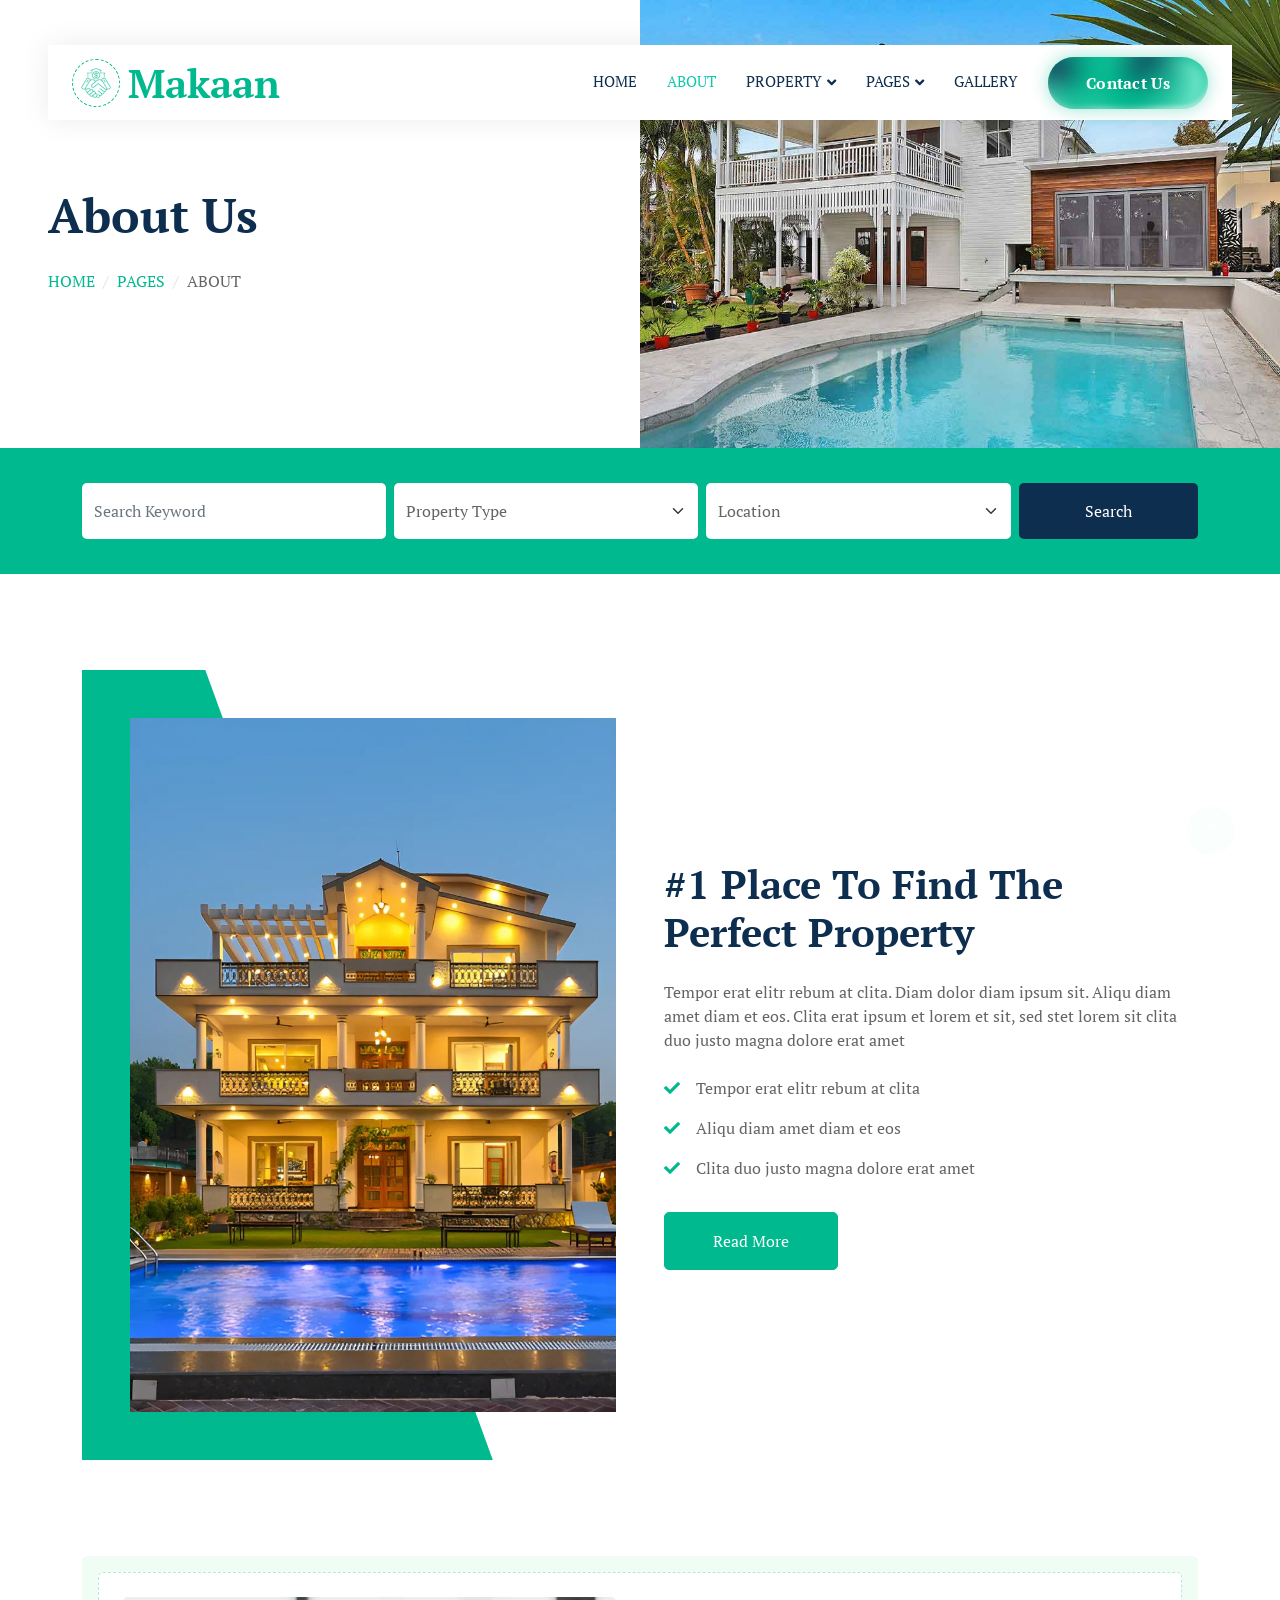
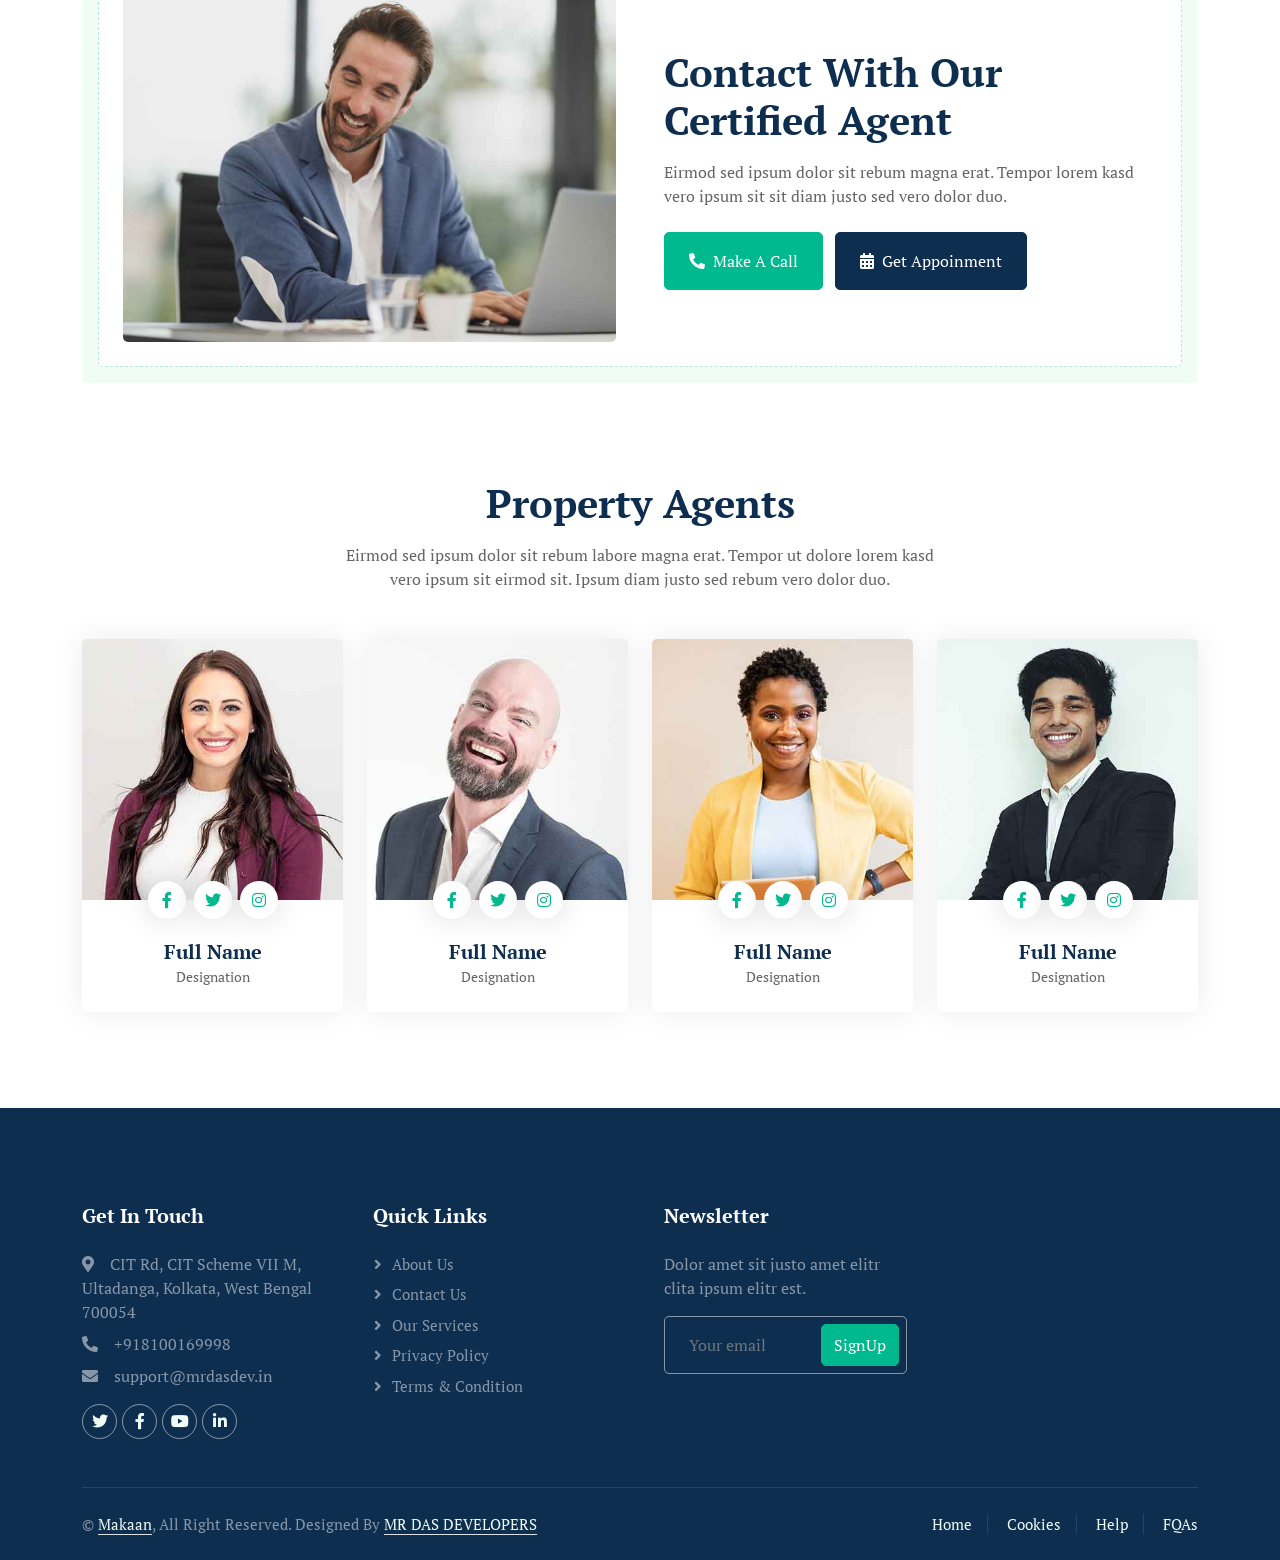
<file: about.html>
<!DOCTYPE html>
<html lang="en">

<head>
    <meta charset="utf-8">
    <title>Makaan - Real Estate</title>
    <meta content="width=device-width, initial-scale=1.0" name="viewport">
    <meta content="" name="keywords">
    <meta content="" name="description">

    <!-- Favicon -->
    <link href="img/favicon.ico" rel="icon">

    <!-- Google Web Fonts -->
    <link rel="preconnect" href="https://fonts.googleapis.com">
    <link rel="preconnect" href="https://fonts.gstatic.com" crossorigin>
    <link href="https://fonts.googleapis.com/css2?family=Heebo:wght@400;500;600&family=Inter:wght@700;800&display=swap"
        rel="stylesheet">

    <!-- Icon Font Stylesheet -->
    <link href="https://cdnjs.cloudflare.com/ajax/libs/font-awesome/5.10.0/css/all.min.css" rel="stylesheet">
    <link href="https://cdn.jsdelivr.net/npm/bootstrap-icons@1.4.1/font/bootstrap-icons.css" rel="stylesheet">

    <!-- Libraries Stylesheet -->
    <link href="lib/animate/animate.min.css" rel="stylesheet">
    <link href="lib/owlcarousel/assets/owl.carousel.min.css" rel="stylesheet">

    <!-- Customized Bootstrap Stylesheet -->
    <link href="css/bootstrap.min.css" rel="stylesheet">

    <!-- Template Stylesheet -->
    <link href="css/style.css" rel="stylesheet">
</head>

<body>
    <div class="container-fluid bg-white p-0">
        <!-- Spinner Start -->
        <div id="spinner"
            class="show bg-white position-fixed translate-middle w-100 vh-100 top-50 start-50 d-flex align-items-center justify-content-center">
            <div class="spinner-border text-primary" style="width: 3rem; height: 3rem;" role="status">
                <span class="sr-only">Loading...</span>
            </div>
        </div>
        <!-- Spinner End -->


        <!-- Navbar Start -->
        <div class="container-fluid nav-bar bg-transparent">
            <nav class="navbar navbar-expand-lg bg-white navbar-light py-0 px-4">
                <a href="index.html" class="navbar-brand d-flex align-items-center text-center">
                    <div class="icon p-2 me-2">
                        <img class="img-fluid" src="img/icon-deal.png" alt="Icon" style="width: 30px; height: 30px;">
                    </div>
                    <h1 class="m-0 text-primary">Makaan</h1>
                </a>
                <button class="navbar-toggler custom-toggler" type="button" data-bs-toggle="collapse"
                    data-bs-target="#navbarCollapse">
                    <div class="toggle-icon">
                        <span></span>
                        <span></span>
                        <span></span>
                    </div>
                </button>
                <div class="collapse navbar-collapse" id="navbarCollapse">
                    <div class="navbar-nav ms-auto">
                        <a href="index.html" class="nav-item nav-link">Home</a>
                        <a href="about.html" class="nav-item nav-link active">About</a>
                        <div class="nav-item dropdown">
                            <a href="#" class="nav-link dropdown-toggle" data-bs-toggle="dropdown">Property</a>
                            <div class="dropdown-menu rounded-0 m-0">
                                <a href="property-list.html" class="dropdown-item">Property List</a>
                                <a href="property-type.html" class="dropdown-item">Property Type</a>
                                <a href="property-agent.html" class="dropdown-item">Property Agent</a>
                            </div>
                        </div>
                        <div class="nav-item dropdown">
                            <a href="#" class="nav-link dropdown-toggle" data-bs-toggle="dropdown">Pages</a>
                            <div class="dropdown-menu rounded-0 m-0">
                                <a href="testimonial.html" class="dropdown-item">Testimonial</a>
                                <a href="404.html" class="dropdown-item">404 Error</a>
                            </div>
                        </div>
                        <a href="gallery.html" class="nav-item nav-link">Gallery</a>
                    </div>
                    <a href="https://mrdasdev.in/">
                        <button class="uiverse">
                            <div class="wrapper">
                                <span>Contact Us</span>
                                <div class="circle circle-12"></div>
                                <div class="circle circle-11"></div>
                                <div class="circle circle-10"></div>
                                <div class="circle circle-9"></div>
                                <div class="circle circle-8"></div>
                                <div class="circle circle-7"></div>
                                <div class="circle circle-6"></div>
                                <div class="circle circle-5"></div>
                                <div class="circle circle-4"></div>
                                <div class="circle circle-3"></div>
                                <div class="circle circle-2"></div>
                                <div class="circle circle-1"></div>
                            </div>
                        </button>
                    </a>
                </div>
            </nav>
        </div>
        <!-- Navbar End -->


        <!-- Header Start -->
        <div class="container-fluid header bg-white p-0">
            <div class="row g-0 align-items-center flex-column-reverse flex-md-row">
                <div class="col-md-6 p-5 mt-lg-5">
                    <h1 class="display-5 animated fadeIn mb-4">About Us</h1>
                    <nav aria-label="breadcrumb animated fadeIn">
                        <ol class="breadcrumb text-uppercase">
                            <li class="breadcrumb-item"><a href="#">Home</a></li>
                            <li class="breadcrumb-item"><a href="#">Pages</a></li>
                            <li class="breadcrumb-item text-body active" aria-current="page">About</li>
                        </ol>
                    </nav>
                </div>
                <div class="col-lg-6 col-md-6 animated fadeIn">
                    <img class="img-fluid" src="img/header.jpg" alt="img" class="img-fluid">
                </div>
            </div>
        </div>
        <!-- Header End -->


        <!-- Search Start -->
        <div class="container-fluid bg-primary mb-5 wow fadeIn" data-wow-delay="0.1s" style="padding: 35px;">
            <div class="container">
                <div class="row g-2">
                    <div class="col-md-10">
                        <div class="row g-2">
                            <div class="col-md-4">
                                <input type="text" class="form-control border-0 py-3" placeholder="Search Keyword">
                            </div>
                            <div class="col-md-4">
                                <select class="form-select border-0 py-3">
                                    <option selected>Property Type</option>
                                    <option value="1">Property Type 1</option>
                                    <option value="2">Property Type 2</option>
                                    <option value="3">Property Type 3</option>
                                </select>
                            </div>
                            <div class="col-md-4">
                                <select class="form-select border-0 py-3">
                                    <option selected>Location</option>
                                    <option value="1">Location 1</option>
                                    <option value="2">Location 2</option>
                                    <option value="3">Location 3</option>
                                </select>
                            </div>
                        </div>
                    </div>
                    <div class="col-md-2">
                        <button class="btn btn-dark  btn_active border-0 w-100 py-3">Search</button>
                    </div>
                </div>
            </div>
        </div>
        <!-- Search End -->


        <!-- About Start -->
        <div class="container-fluid py-5">
            <div class="container">
                <div class="row g-5 align-items-center">
                    <div class="col-lg-6 wow fadeIn" data-wow-delay="0.1s">
                        <div class="about-img position-relative overflow-hidden p-5 pe-0">
                            <img class="img-fluid w-100" src="img/About img.jpg">
                        </div>
                    </div>
                    <div class="col-lg-6 wow fadeIn" data-wow-delay="0.5s">
                        <h1 class="mb-4">#1 Place To Find The Perfect Property</h1>
                        <p class="mb-4">Tempor erat elitr rebum at clita. Diam dolor diam ipsum sit. Aliqu diam amet
                            diam et eos. Clita erat ipsum et lorem et sit, sed stet lorem sit clita duo justo magna
                            dolore erat amet</p>
                        <p><i class="fa fa-check text-primary me-3"></i>Tempor erat elitr rebum at clita</p>
                        <p><i class="fa fa-check text-primary me-3"></i>Aliqu diam amet diam et eos</p>
                        <p><i class="fa fa-check text-primary me-3"></i>Clita duo justo magna dolore erat amet</p>
                        <a class="btn btn-primary btn_active py-3 px-5 mt-3" href="">Read More</a>
                    </div>
                </div>
            </div>
        </div>
        <!-- About End -->


        <!-- Call to Action Start -->
        <div class="container-fluid py-5">
            <div class="container">
                <div class="bg-light rounded p-3">
                    <div class="bg-white rounded p-4" style="border: 1px dashed rgba(0, 185, 142, .3)">
                        <div class="row g-5 align-items-center">
                            <div class="col-lg-6 wow fadeIn" data-wow-delay="0.1s">
                                <img class="img-fluid rounded w-100" src="img/call-to-action.jpg" alt="">
                            </div>
                            <div class="col-lg-6 wow fadeIn" data-wow-delay="0.5s">
                                <div class="mb-4">
                                    <h1 class="mb-3">Contact With Our Certified Agent</h1>
                                    <p>Eirmod sed ipsum dolor sit rebum magna erat. Tempor lorem kasd vero ipsum sit sit
                                        diam justo sed vero dolor duo.</p>
                                </div>
                                <a href="" class="btn btn-primary btn_active py-3 px-4 me-2"><i
                                        class="fa fa-phone-alt me-2"></i>Make A Call</a>
                                <a href="" class="btn btn-dark btn_active py-3 px-4"><i
                                        class="fa fa-calendar-alt me-2"></i>Get
                                    Appoinment</a>
                            </div>
                        </div>
                    </div>
                </div>
            </div>
        </div>
        <!-- Call to Action End -->


        <!-- Team Start -->
        <div class="container-fluid py-5">
            <div class="container">
                <div class="text-center mx-auto mb-5 wow fadeInUp" data-wow-delay="0.1s" style="max-width: 600px;">
                    <h1 class="mb-3">Property Agents</h1>
                    <p>Eirmod sed ipsum dolor sit rebum labore magna erat. Tempor ut dolore lorem kasd vero ipsum sit
                        eirmod sit. Ipsum diam justo sed rebum vero dolor duo.</p>
                </div>
                <div class="row g-4">
                    <div class="col-lg-3 col-md-6 wow fadeInUp" data-wow-delay="0.1s">
                        <div class="team-item rounded overflow-hidden">
                            <div class="position-relative">
                                <img class="img-fluid" src="img/team-1.jpg" alt="">
                                <div
                                    class="position-absolute start-50 top-100 translate-middle d-flex align-items-center">
                                    <a class="btn btn-square mx-1" href=""><i class="fab fa-facebook-f"></i></a>
                                    <a class="btn btn-square mx-1" href=""><i class="fab fa-twitter"></i></a>
                                    <a class="btn btn-square mx-1" href=""><i class="fab fa-instagram"></i></a>
                                </div>
                            </div>
                            <div class="text-center p-4 mt-3">
                                <h5 class="fw-bold mb-0">Full Name</h5>
                                <small>Designation</small>
                            </div>
                        </div>
                    </div>
                    <div class="col-lg-3 col-md-6 wow fadeInUp" data-wow-delay="0.3s">
                        <div class="team-item rounded overflow-hidden">
                            <div class="position-relative">
                                <img class="img-fluid" src="img/team-2.jpg" alt="">
                                <div
                                    class="position-absolute start-50 top-100 translate-middle d-flex align-items-center">
                                    <a class="btn btn-square mx-1" href=""><i class="fab fa-facebook-f"></i></a>
                                    <a class="btn btn-square mx-1" href=""><i class="fab fa-twitter"></i></a>
                                    <a class="btn btn-square mx-1" href=""><i class="fab fa-instagram"></i></a>
                                </div>
                            </div>
                            <div class="text-center p-4 mt-3">
                                <h5 class="fw-bold mb-0">Full Name</h5>
                                <small>Designation</small>
                            </div>
                        </div>
                    </div>
                    <div class="col-lg-3 col-md-6 wow fadeInUp" data-wow-delay="0.5s">
                        <div class="team-item rounded overflow-hidden">
                            <div class="position-relative">
                                <img class="img-fluid" src="img/team-3.jpg" alt="">
                                <div
                                    class="position-absolute start-50 top-100 translate-middle d-flex align-items-center">
                                    <a class="btn btn-square mx-1" href=""><i class="fab fa-facebook-f"></i></a>
                                    <a class="btn btn-square mx-1" href=""><i class="fab fa-twitter"></i></a>
                                    <a class="btn btn-square mx-1" href=""><i class="fab fa-instagram"></i></a>
                                </div>
                            </div>
                            <div class="text-center p-4 mt-3">
                                <h5 class="fw-bold mb-0">Full Name</h5>
                                <small>Designation</small>
                            </div>
                        </div>
                    </div>
                    <div class="col-lg-3 col-md-6 wow fadeInUp" data-wow-delay="0.7s">
                        <div class="team-item rounded overflow-hidden">
                            <div class="position-relative">
                                <img class="img-fluid" src="img/team-4.jpg" alt="">
                                <div
                                    class="position-absolute start-50 top-100 translate-middle d-flex align-items-center">
                                    <a class="btn btn-square mx-1" href=""><i class="fab fa-facebook-f"></i></a>
                                    <a class="btn btn-square mx-1" href=""><i class="fab fa-twitter"></i></a>
                                    <a class="btn btn-square mx-1" href=""><i class="fab fa-instagram"></i></a>
                                </div>
                            </div>
                            <div class="text-center p-4 mt-3">
                                <h5 class="fw-bold mb-0">Full Name</h5>
                                <small>Designation</small>
                            </div>
                        </div>
                    </div>
                </div>
            </div>
        </div>
        <!-- Team End -->


        <!-- Footer Start -->
        <div class="container-fluid bg-dark text-white-50 footer pt-5 mt-5 wow fadeIn" data-wow-delay="0.1s">
            <div class="container py-5">
                <div class="row g-5">
                    <div class="col-lg-3 col-md-6">
                        <h5 class="text-white mb-4">Get In Touch</h5>
                        <p class="mb-2"><i class="fa fa-map-marker-alt me-3"></i>CIT Rd, CIT Scheme VII M, Ultadanga,
                            Kolkata, West Bengal 700054</p>
                        <p class="mb-2"><i class="fa fa-phone-alt me-3"></i>+918100169998</p>
                        <p class="mb-2"><i class="fa fa-envelope me-3"></i>support@mrdasdev.in</p>
                        <div class="d-flex pt-2">
                            <a class="btn btn-outline-light btn-social" href=""><i class="fab fa-twitter"></i></a>
                            <a class="btn btn-outline-light btn-social" href=""><i class="fab fa-facebook-f"></i></a>
                            <a class="btn btn-outline-light btn-social" href=""><i class="fab fa-youtube"></i></a>
                            <a class="btn btn-outline-light btn-social" href=""><i class="fab fa-linkedin-in"></i></a>
                        </div>
                    </div>
                    <div class="col-lg-3 col-md-6">
                        <h5 class="text-white mb-4">Quick Links</h5>
                        <a class="btn btn-link text-white-50" href="">About Us</a>
                        <a class="btn btn-link text-white-50" href="">Contact Us</a>
                        <a class="btn btn-link text-white-50" href="">Our Services</a>
                        <a class="btn btn-link text-white-50" href="">Privacy Policy</a>
                        <a class="btn btn-link text-white-50" href="">Terms & Condition</a>
                    </div>

                    <div class="col-lg-3 col-md-6">
                        <h5 class="text-white mb-4">Newsletter</h5>
                        <p>Dolor amet sit justo amet elitr clita ipsum elitr est.</p>
                        <div class="position-relative mx-auto" style="max-width: 400px;">
                            <input class="form-control bg-transparent w-100 py-3 ps-4 pe-5" type="text"
                                placeholder="Your email">
                            <button type="button"
                                class="btn btn-primary py-2 position-absolute top-0 end-0 mt-2 me-2">SignUp</button>
                        </div>
                    </div>
                </div>
            </div>
            <div class="container">
                <div class="copyright">
                    <div class="row">
                        <div class="col-md-6 text-center text-md-start mb-3 mb-md-0">
                            &copy; <a class="border-bottom" href="#">Makaan</a>, All Right Reserved.

                            <!--/*** The author’s attribution link must remain intact in the template. ***/-->
                            <!--/*** If you wish to remove this credit link, please purchase the Pro Version . ***/-->
                            Designed By <a class="border-bottom" href="https://mrdasdev.in/">MR DAS DEVELOPERS</a>
                        </div>
                        <div class="col-md-6 text-center text-md-end">
                            <div class="footer-menu">
                                <a href="">Home</a>
                                <a href="">Cookies</a>
                                <a href="">Help</a>
                                <a href="">FQAs</a>
                            </div>
                        </div>
                    </div>
                </div>
            </div>
        </div>
        <!-- Footer End -->


        <!-- Back to Top -->
        <a href="#" class="btn btn-lg btn-primary btn-lg-square back-to-top"><i class="bi bi-arrow-up"></i></a>
    </div>

    <!-- JavaScript Libraries -->
    <script src="https://code.jquery.com/jquery-3.4.1.min.js"></script>
    <script src="https://cdn.jsdelivr.net/npm/bootstrap@5.0.0/dist/js/bootstrap.bundle.min.js"></script>
    <script src="lib/wow/wow.min.js"></script>
    <script src="lib/easing/easing.min.js"></script>
    <script src="lib/waypoints/waypoints.min.js"></script>
    <script src="lib/owlcarousel/owl.carousel.min.js"></script>

    <!-- Template Javascript -->
    <script src="js/main.js"></script>
</body>

</html>
</file>
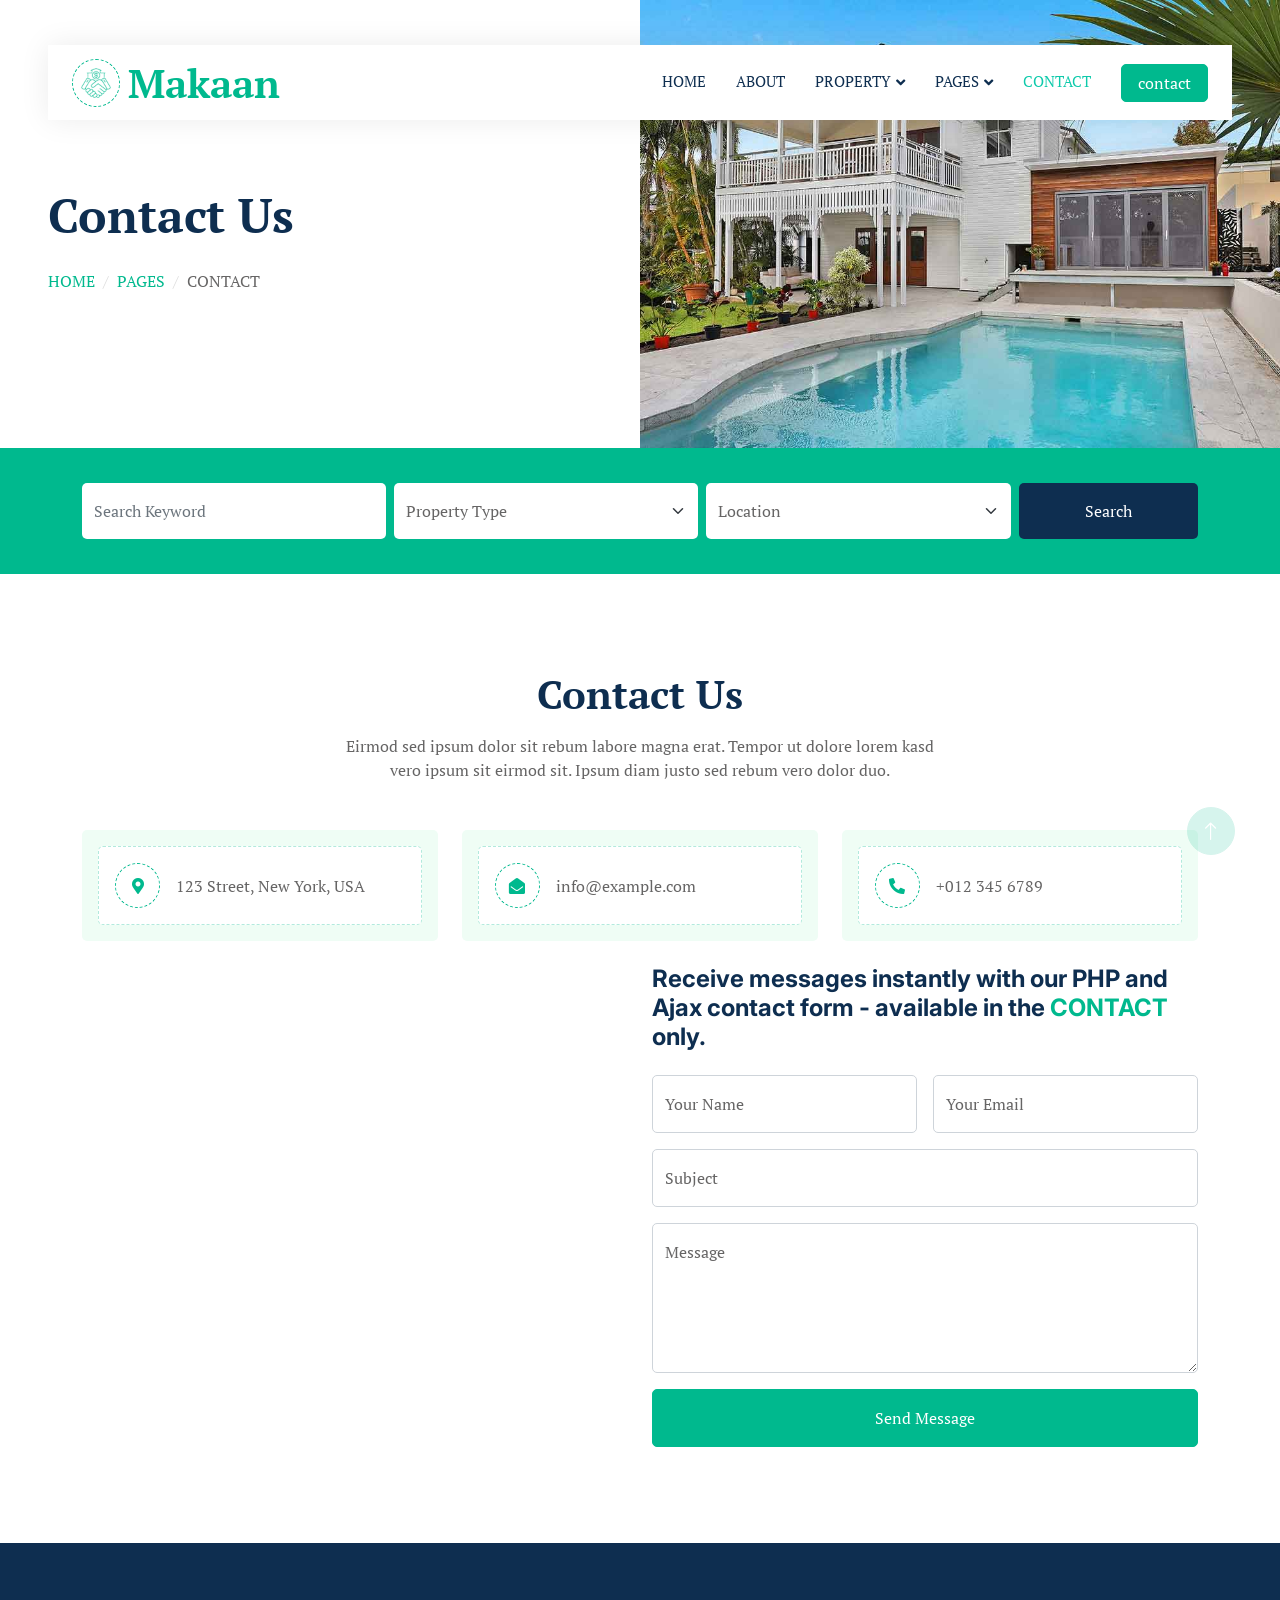
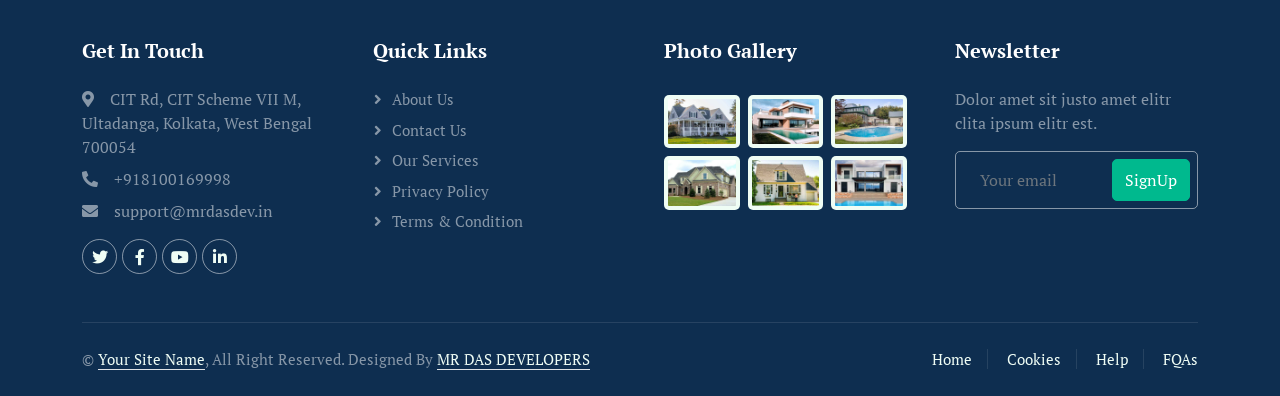
<file: contact.html>
<!DOCTYPE html>
<html lang="en">

<head>
    <meta charset="utf-8">
    <title>Makaan - Real Estate HTML Template</title>
    <meta content="width=device-width, initial-scale=1.0" name="viewport">
    <meta content="" name="keywords">
    <meta content="" name="description">

    <!-- Favicon -->
    <link href="img/favicon.ico" rel="icon">

    <!-- Google Web Fonts -->
    <link rel="preconnect" href="https://fonts.googleapis.com">
    <link rel="preconnect" href="https://fonts.gstatic.com" crossorigin>
    <link href="https://fonts.googleapis.com/css2?family=Heebo:wght@400;500;600&family=Inter:wght@700;800&display=swap"
        rel="stylesheet">

    <!-- Icon Font Stylesheet -->
    <link href="https://cdnjs.cloudflare.com/ajax/libs/font-awesome/5.10.0/css/all.min.css" rel="stylesheet">
    <link href="https://cdn.jsdelivr.net/npm/bootstrap-icons@1.4.1/font/bootstrap-icons.css" rel="stylesheet">

    <!-- Libraries Stylesheet -->
    <link href="lib/animate/animate.min.css" rel="stylesheet">
    <link href="lib/owlcarousel/assets/owl.carousel.min.css" rel="stylesheet">

    <!-- Customized Bootstrap Stylesheet -->
    <link href="css/bootstrap.min.css" rel="stylesheet">

    <!-- Template Stylesheet -->
    <link href="css/style.css" rel="stylesheet">
</head>

<body>
    <div class="container-fluid bg-white p-0">
        <!-- Spinner Start -->
        <div id="spinner"
            class="show bg-white position-fixed translate-middle w-100 vh-100 top-50 start-50 d-flex align-items-center justify-content-center">
            <div class="spinner-border text-primary" style="width: 3rem; height: 3rem;" role="status">
                <span class="sr-only">Loading...</span>
            </div>
        </div>
        <!-- Spinner End -->


        <!-- Navbar Start -->
        <div class="container-fluid nav-bar bg-transparent">
            <nav class="navbar navbar-expand-lg bg-white navbar-light py-0 px-4">
                <a href="index.html" class="navbar-brand d-flex align-items-center text-center">
                    <div class="icon p-2 me-2">
                        <img class="img-fluid" src="img/icon-deal.png" alt="Icon" style="width: 30px; height: 30px;">
                    </div>
                    <h1 class="m-0 text-primary">Makaan</h1>
                </a>
                <button class="navbar-toggler custom-toggler" type="button" data-bs-toggle="collapse" data-bs-target="#navbarCollapse">
                    <div class="toggle-icon">
                        <span></span>
                        <span></span>
                        <span></span>
                    </div>
                </button>
                <div class="collapse navbar-collapse" id="navbarCollapse">
                    <div class="navbar-nav ms-auto">
                        <a href="index.html" class="nav-item nav-link">Home</a>
                        <a href="about.html" class="nav-item nav-link">About</a>
                        <div class="nav-item dropdown">
                            <a href="#" class="nav-link dropdown-toggle" data-bs-toggle="dropdown">Property</a>
                            <div class="dropdown-menu rounded-0 m-0">
                                <a href="property-list.html" class="dropdown-item">Property List</a>
                                <a href="property-type.html" class="dropdown-item">Property Type</a>
                                <a href="property-agent.html" class="dropdown-item">Property Agent</a>
                            </div>
                        </div>
                        <div class="nav-item dropdown">
                            <a href="#" class="nav-link dropdown-toggle" data-bs-toggle="dropdown">Pages</a>
                            <div class="dropdown-menu rounded-0 m-0">
                                <a href="testimonial.html" class="dropdown-item">Testimonial</a>
                                <a href="404.html" class="dropdown-item">404 Error</a>
                            </div>
                        </div>
                        <a href="contact.html" class="nav-item nav-link active">Contact</a>
                    </div>
                    <a href="https://mrdasdev.in/contact.html" class="btn btn-primary px-3 d-none d-lg-flex">contact</a>
                </div>
            </nav>
        </div>
        <!-- Navbar End -->


        <!-- Header Start -->
        <div class="container-fluid header bg-white p-0">
            <div class="row g-0 align-items-center flex-column-reverse flex-md-row">
                <div class="col-md-6 p-5 mt-lg-5">
                    <h1 class="display-5 animated fadeIn mb-4">Contact Us</h1>
                    <nav aria-label="breadcrumb animated fadeIn">
                        <ol class="breadcrumb text-uppercase">
                            <li class="breadcrumb-item"><a href="#">Home</a></li>
                            <li class="breadcrumb-item"><a href="#">Pages</a></li>
                            <li class="breadcrumb-item text-body active" aria-current="page">Contact</li>
                        </ol>
                    </nav>
                </div>
                <div class="col-md-6 animated fadeIn">
                    <img class="img-fluid" src="img/header.jpg" alt="">
                </div>
            </div>
        </div>
        <!-- Header End -->


        <!-- Search Start -->
        <div class="container-fluid bg-primary mb-5 wow fadeIn" data-wow-delay="0.1s" style="padding: 35px;">
            <div class="container">
                <div class="row g-2">
                    <div class="col-md-10">
                        <div class="row g-2">
                            <div class="col-md-4">
                                <input type="text" class="form-control border-0 py-3" placeholder="Search Keyword">
                            </div>
                            <div class="col-md-4">
                                <select class="form-select border-0 py-3">
                                    <option selected>Property Type</option>
                                    <option value="1">Property Type 1</option>
                                    <option value="2">Property Type 2</option>
                                    <option value="3">Property Type 3</option>
                                </select>
                            </div>
                            <div class="col-md-4">
                                <select class="form-select border-0 py-3">
                                    <option selected>Location</option>
                                    <option value="1">Location 1</option>
                                    <option value="2">Location 2</option>
                                    <option value="3">Location 3</option>
                                </select>
                            </div>
                        </div>
                    </div>
                    <div class="col-md-2">
                        <button class="btn btn-dark border-0 w-100 py-3">Search</button>
                    </div>
                </div>
            </div>
        </div>
        <!-- Search End -->


        <!-- Contact Start -->
        <div class="container-fluid py-5">
            <div class="container">
                <div class="text-center mx-auto mb-5 wow fadeInUp" data-wow-delay="0.1s" style="max-width: 600px;">
                    <h1 class="mb-3">Contact Us</h1>
                    <p>Eirmod sed ipsum dolor sit rebum labore magna erat. Tempor ut dolore lorem kasd vero ipsum sit
                        eirmod sit. Ipsum diam justo sed rebum vero dolor duo.</p>
                </div>
                <div class="row g-4">
                    <div class="col-12">
                        <div class="row gy-4">
                            <div class="col-md-6 col-lg-4 wow fadeIn" data-wow-delay="0.1s">
                                <div class="bg-light rounded p-3">
                                    <div class="d-flex align-items-center bg-white rounded p-3"
                                        style="border: 1px dashed rgba(0, 185, 142, .3)">
                                        <div class="icon me-3" style="width: 45px; height: 45px;">
                                            <i class="fa fa-map-marker-alt text-primary"></i>
                                        </div>
                                        <span>123 Street, New York, USA</span>
                                    </div>
                                </div>
                            </div>
                            <div class="col-md-6 col-lg-4 wow fadeIn" data-wow-delay="0.3s">
                                <div class="bg-light rounded p-3">
                                    <div class="d-flex align-items-center bg-white rounded p-3"
                                        style="border: 1px dashed rgba(0, 185, 142, .3)">
                                        <div class="icon me-3" style="width: 45px; height: 45px;">
                                            <i class="fa fa-envelope-open text-primary"></i>
                                        </div>
                                        <span>info@example.com</span>
                                    </div>
                                </div>
                            </div>
                            <div class="col-md-6 col-lg-4 wow fadeIn" data-wow-delay="0.5s">
                                <div class="bg-light rounded p-3">
                                    <div class="d-flex align-items-center bg-white rounded p-3"
                                        style="border: 1px dashed rgba(0, 185, 142, .3)">
                                        <div class="icon me-3" style="width: 45px; height: 45px;">
                                            <i class="fa fa-phone-alt text-primary"></i>
                                        </div>
                                        <span>+012 345 6789</span>
                                    </div>
                                </div>
                            </div>
                        </div>
                    </div>
                    <div class="col-md-6 wow fadeInUp" data-wow-delay="0.1s">
                        <iframe class="position-relative rounded w-100 h-100"
                            src="https://www.google.com/maps/embed?pb=!1m18!1m12!1m3!1d3001156.4288297426!2d-78.01371936852176!3d42.72876761954724!2m3!1f0!2f0!3f0!3m2!1i1024!2i768!4f13.1!3m3!1m2!1s0x4ccc4bf0f123a5a9%3A0xddcfc6c1de189567!2sNew%20York%2C%20USA!5e0!3m2!1sen!2sbd!4v1603794290143!5m2!1sen!2sbd"
                            frameborder="0" style="min-height: 400px; border:0;" allowfullscreen="" aria-hidden="false"
                            tabindex="0"></iframe>
                    </div>
                    <div class="col-md-6">
                        <div class="wow fadeInUp" data-wow-delay="0.5s">
                            <h4 class="mb-4">Receive messages instantly with our PHP and Ajax contact form - available
                                in the <a href="https://mrdasdev.in/contact.html">CONTACT</a> only.</h4>
                            <form>
                                <div class="row g-3">
                                    <div class="col-md-6">
                                        <div class="form-floating">
                                            <input type="text" class="form-control" id="name" placeholder="Your Name">
                                            <label for="name">Your Name</label>
                                        </div>
                                    </div>
                                    <div class="col-md-6">
                                        <div class="form-floating">
                                            <input type="email" class="form-control" id="email"
                                                placeholder="Your Email">
                                            <label for="email">Your Email</label>
                                        </div>
                                    </div>
                                    <div class="col-12">
                                        <div class="form-floating">
                                            <input type="text" class="form-control" id="subject" placeholder="Subject">
                                            <label for="subject">Subject</label>
                                        </div>
                                    </div>
                                    <div class="col-12">
                                        <div class="form-floating">
                                            <textarea class="form-control" placeholder="Leave a message here"
                                                id="message" style="height: 150px"></textarea>
                                            <label for="message">Message</label>
                                        </div>
                                    </div>
                                    <div class="col-12">
                                        <button class="btn btn-primary w-100 py-3" type="submit">Send Message</button>
                                    </div>
                                </div>
                            </form>
                        </div>
                    </div>
                </div>
            </div>
        </div>
        <!-- Contact End -->


        <!-- Footer Start -->
        <div class="container-fluid bg-dark text-white-50 footer pt-5 mt-5 wow fadeIn" data-wow-delay="0.1s">
            <div class="container py-5">
                <div class="row g-5">
                    <div class="col-lg-3 col-md-6">
                        <h5 class="text-white mb-4">Get In Touch</h5>
                        <p class="mb-2"><i class="fa fa-map-marker-alt me-3"></i>CIT Rd, CIT Scheme VII M, Ultadanga,
                            Kolkata, West Bengal 700054</p>
                        <p class="mb-2"><i class="fa fa-phone-alt me-3"></i>+918100169998</p>
                        <p class="mb-2"><i class="fa fa-envelope me-3"></i>support@mrdasdev.in</p>
                        <div class="d-flex pt-2">
                            <a class="btn btn-outline-light btn-social" href=""><i class="fab fa-twitter"></i></a>
                            <a class="btn btn-outline-light btn-social" href=""><i class="fab fa-facebook-f"></i></a>
                            <a class="btn btn-outline-light btn-social" href=""><i class="fab fa-youtube"></i></a>
                            <a class="btn btn-outline-light btn-social" href=""><i class="fab fa-linkedin-in"></i></a>
                        </div>
                    </div>
                    <div class="col-lg-3 col-md-6">
                        <h5 class="text-white mb-4">Quick Links</h5>
                        <a class="btn btn-link text-white-50" href="">About Us</a>
                        <a class="btn btn-link text-white-50" href="">Contact Us</a>
                        <a class="btn btn-link text-white-50" href="">Our Services</a>
                        <a class="btn btn-link text-white-50" href="">Privacy Policy</a>
                        <a class="btn btn-link text-white-50" href="">Terms & Condition</a>
                    </div>
                    <div class="col-lg-3 col-md-6">
                        <h5 class="text-white mb-4">Photo Gallery</h5>
                        <div class="row g-2 pt-2">
                            <div class="col-4">
                                <img class="img-fluid rounded bg-light p-1" src="img/property-1.jpg" alt="">
                            </div>
                            <div class="col-4">
                                <img class="img-fluid rounded bg-light p-1" src="img/property-2.jpg" alt="">
                            </div>
                            <div class="col-4">
                                <img class="img-fluid rounded bg-light p-1" src="img/property-3.jpg" alt="">
                            </div>
                            <div class="col-4">
                                <img class="img-fluid rounded bg-light p-1" src="img/property-4.jpg" alt="">
                            </div>
                            <div class="col-4">
                                <img class="img-fluid rounded bg-light p-1" src="img/property-5.jpg" alt="">
                            </div>
                            <div class="col-4">
                                <img class="img-fluid rounded bg-light p-1" src="img/property-6.jpg" alt="">
                            </div>
                        </div>
                    </div>
                    <div class="col-lg-3 col-md-6">
                        <h5 class="text-white mb-4">Newsletter</h5>
                        <p>Dolor amet sit justo amet elitr clita ipsum elitr est.</p>
                        <div class="position-relative mx-auto" style="max-width: 400px;">
                            <input class="form-control bg-transparent w-100 py-3 ps-4 pe-5" type="text"
                                placeholder="Your email">
                            <button type="button"
                                class="btn btn-primary py-2 position-absolute top-0 end-0 mt-2 me-2">SignUp</button>
                        </div>
                    </div>
                </div>
            </div>
            <div class="container">
                <div class="copyright">
                    <div class="row">
                        <div class="col-md-6 text-center text-md-start mb-3 mb-md-0">
                            &copy; <a class="border-bottom" href="#">Your Site Name</a>, All Right Reserved.

                            <!--/*** The author’s attribution link must remain intact in the template. ***/-->
                            <!--/*** If you wish to remove this credit link, please purchase the Pro Version . ***/-->
                            Designed By <a class="border-bottom" href="https://mrdasdev.in/">MR DAS DEVELOPERS</a>
                        </div>
                        <div class="col-md-6 text-center text-md-end">
                            <div class="footer-menu">
                                <a href="">Home</a>
                                <a href="">Cookies</a>
                                <a href="">Help</a>
                                <a href="">FQAs</a>
                            </div>
                        </div>
                    </div>
                </div>
            </div>
        </div>
        <!-- Footer End -->


        <!-- Back to Top -->
        <a href="#" class="btn btn-lg btn-primary btn-lg-square back-to-top"><i class="bi bi-arrow-up"></i></a>
    </div>

    <!-- JavaScript Libraries -->
    <script src="https://code.jquery.com/jquery-3.4.1.min.js"></script>
    <script src="https://cdn.jsdelivr.net/npm/bootstrap@5.0.0/dist/js/bootstrap.bundle.min.js"></script>
    <script src="lib/wow/wow.min.js"></script>
    <script src="lib/easing/easing.min.js"></script>
    <script src="lib/waypoints/waypoints.min.js"></script>
    <script src="lib/owlcarousel/owl.carousel.min.js"></script>

    <!-- Template Javascript -->
    <script src="js/main.js"></script>
</body>

</html>
</file>
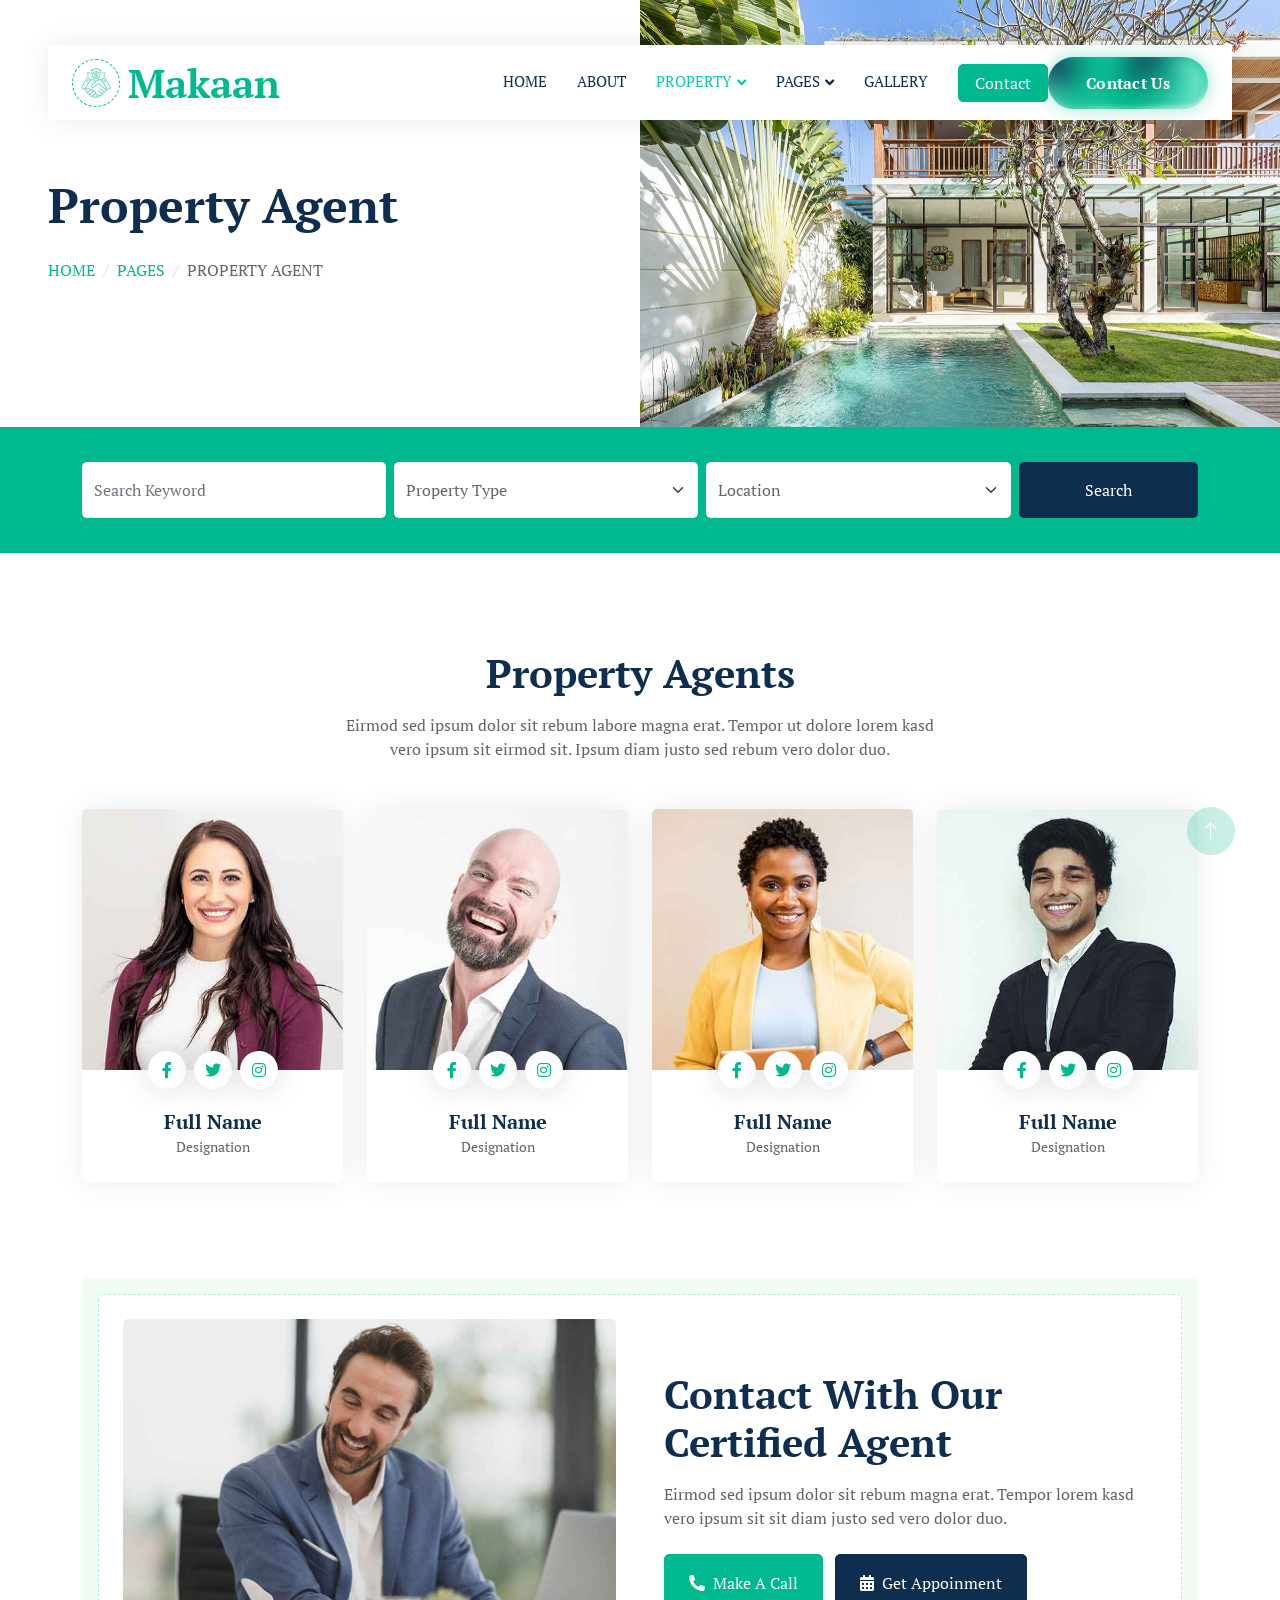
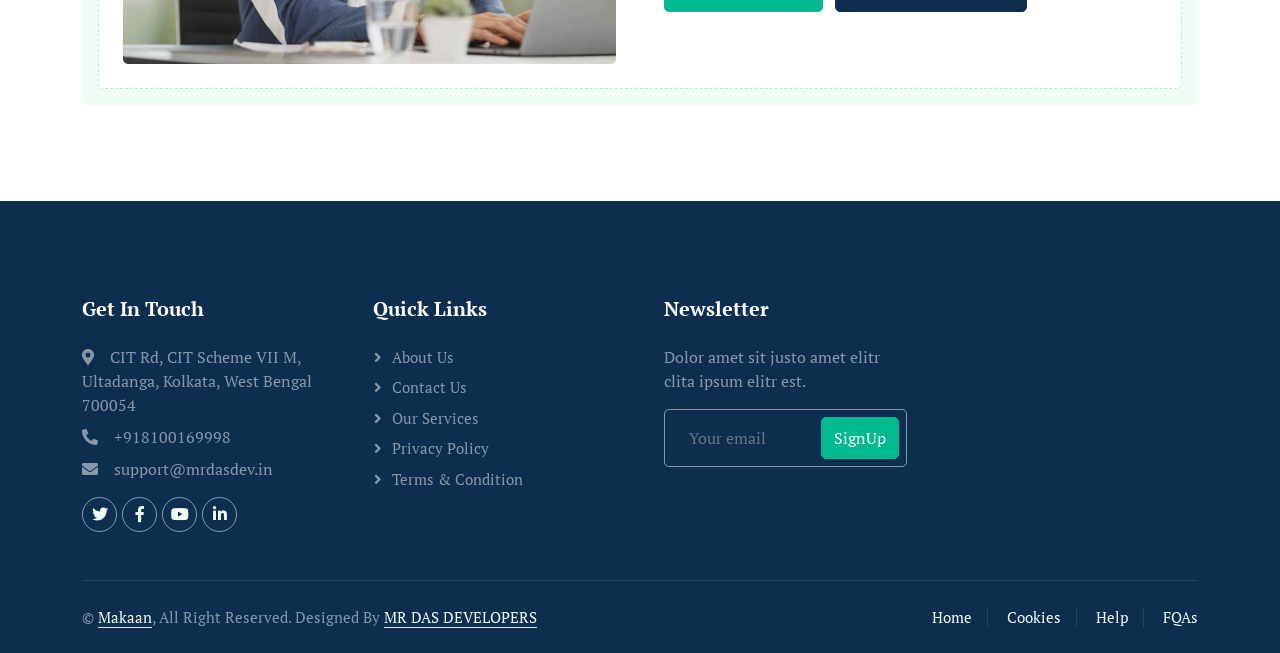
<file: property-agent.html>
<!DOCTYPE html>
<html lang="en">

<head>
    <meta charset="utf-8">
    <title>Makaan - Real Estate</title>
    <meta content="width=device-width, initial-scale=1.0" name="viewport">
    <meta content="" name="keywords">
    <meta content="" name="description">

    <!-- Favicon -->
    <link href="img/favicon.ico" rel="icon">

    <!-- Google Web Fonts -->
    <link rel="preconnect" href="https://fonts.googleapis.com">
    <link rel="preconnect" href="https://fonts.gstatic.com" crossorigin>
    <link href="https://fonts.googleapis.com/css2?family=Heebo:wght@400;500;600&family=Inter:wght@700;800&display=swap"
        rel="stylesheet">

    <!-- Icon Font Stylesheet -->
    <link href="https://cdnjs.cloudflare.com/ajax/libs/font-awesome/5.10.0/css/all.min.css" rel="stylesheet">
    <link href="https://cdn.jsdelivr.net/npm/bootstrap-icons@1.4.1/font/bootstrap-icons.css" rel="stylesheet">

    <!-- Libraries Stylesheet -->
    <link href="lib/animate/animate.min.css" rel="stylesheet">
    <link href="lib/owlcarousel/assets/owl.carousel.min.css" rel="stylesheet">

    <!-- Customized Bootstrap Stylesheet -->
    <link href="css/bootstrap.min.css" rel="stylesheet">

    <!-- Template Stylesheet -->
    <link href="css/style.css" rel="stylesheet">
</head>

<body>
    <div class="container-fluid bg-white p-0">
        <!-- Spinner Start -->
        <div id="spinner"
            class="show bg-white position-fixed translate-middle w-100 vh-100 top-50 start-50 d-flex align-items-center justify-content-center">
            <div class="spinner-border text-primary" style="width: 3rem; height: 3rem;" role="status">
                <span class="sr-only">Loading...</span>
            </div>
        </div>
        <!-- Spinner End -->


        <!-- Navbar Start -->
        <div class="container-fluid nav-bar bg-transparent">
            <nav class="navbar navbar-expand-lg bg-white navbar-light py-0 px-4">
                <a href="index.html" class="navbar-brand d-flex align-items-center text-center">
                    <div class="icon p-2 me-2">
                        <img class="img-fluid" src="img/icon-deal.png" alt="Icon" style="width: 30px; height: 30px;">
                    </div>
                    <h1 class="m-0 text-primary">Makaan</h1>
                </a>
                <button class="navbar-toggler custom-toggler" type="button" data-bs-toggle="collapse"
                    data-bs-target="#navbarCollapse">
                    <div class="toggle-icon">
                        <span></span>
                        <span></span>
                        <span></span>
                    </div>
                </button>
                <div class="collapse navbar-collapse" id="navbarCollapse">
                    <div class="navbar-nav ms-auto">
                        <a href="index.html" class="nav-item nav-link">Home</a>
                        <a href="about.html" class="nav-item nav-link">About</a>
                        <div class="nav-item dropdown">
                            <a href="#" class="nav-link dropdown-toggle active" data-bs-toggle="dropdown">Property</a>
                            <div class="dropdown-menu rounded-0 m-0">
                                <a href="property-list.html" class="dropdown-item">Property List</a>
                                <a href="property-type.html" class="dropdown-item">Property Type</a>
                                <a href="property-agent.html" class="dropdown-item active">Property Agent</a>
                            </div>
                        </div>
                        <div class="nav-item dropdown">
                            <a href="#" class="nav-link dropdown-toggle" data-bs-toggle="dropdown">Pages</a>
                            <div class="dropdown-menu rounded-0 m-0">
                                <a href="testimonial.html" class="dropdown-item">Testimonial</a>
                                <a href="404.html" class="dropdown-item">404 Error</a>
                            </div>
                        </div>
                        <a href="" class="nav-item nav-link">Gallery</a>
                    </div>
                    <a href="https://mrdasdev.in/contact.html"
                        class="btn btn-primary  btn_active px-3 d-none d-lg-flex">Contact</a>
                </div> <a href="https://mrdasdev.in/">
                    <button class="uiverse">
                        <div class="wrapper">
                            <span>Contact Us</span>
                            <div class="circle circle-12"></div>
                            <div class="circle circle-11"></div>
                            <div class="circle circle-10"></div>
                            <div class="circle circle-9"></div>
                            <div class="circle circle-8"></div>
                            <div class="circle circle-7"></div>
                            <div class="circle circle-6"></div>
                            <div class="circle circle-5"></div>
                            <div class="circle circle-4"></div>
                            <div class="circle circle-3"></div>
                            <div class="circle circle-2"></div>
                            <div class="circle circle-1"></div>
                        </div>
                    </button>
                </a>

            </nav>
        </div>
        <!-- Navbar End -->


        <!-- Header Start -->
        <div class="container-fluid header bg-white p-0">
            <div class="row g-0 align-items-center flex-column-reverse flex-md-row">
                <div class="col-md-6 p-5 mt-lg-5">
                    <h1 class="display-5 animated fadeIn mb-4">Property Agent</h1>
                    <nav aria-label="breadcrumb animated fadeIn">
                        <ol class="breadcrumb text-uppercase">
                            <li class="breadcrumb-item"><a href="#">Home</a></li>
                            <li class="breadcrumb-item"><a href="#">Pages</a></li>
                            <li class="breadcrumb-item text-body active" aria-current="page">Property Agent</li>
                        </ol>
                    </nav>
                </div>
                <div class="col-md-6 animated fadeIn">
                    <img class="img-fluid" src="img/Header 2.jpg" alt="">
                </div>
            </div>
        </div>
        <!-- Header End -->


        <!-- Search Start -->
        <div class="container-fluid bg-primary mb-5 wow fadeIn" data-wow-delay="0.1s" style="padding: 35px;">
            <div class="container">
                <div class="row g-2">
                    <div class="col-md-10">
                        <div class="row g-2">
                            <div class="col-md-4">
                                <input type="text" class="form-control border-0 py-3" placeholder="Search Keyword">
                            </div>
                            <div class="col-md-4">
                                <select class="form-select border-0 py-3">
                                    <option selected>Property Type</option>
                                    <option value="1">Property Type 1</option>
                                    <option value="2">Property Type 2</option>
                                    <option value="3">Property Type 3</option>
                                </select>
                            </div>
                            <div class="col-md-4">
                                <select class="form-select border-0 py-3">
                                    <option selected>Location</option>
                                    <option value="1">Location 1</option>
                                    <option value="2">Location 2</option>
                                    <option value="3">Location 3</option>
                                </select>
                            </div>
                        </div>
                    </div>
                    <div class="col-md-2">
                        <button class="btn btn-dark btn_active border-0 w-100 py-3">Search</button>
                    </div>
                </div>
            </div>
        </div>
        <!-- Search End -->


        <!-- Team Start -->
        <div class="container-fluid py-5">
            <div class="container">
                <div class="text-center mx-auto mb-5 wow fadeInUp" data-wow-delay="0.1s" style="max-width: 600px;">
                    <h1 class="mb-3">Property Agents</h1>
                    <p>Eirmod sed ipsum dolor sit rebum labore magna erat. Tempor ut dolore lorem kasd vero ipsum sit
                        eirmod sit. Ipsum diam justo sed rebum vero dolor duo.</p>
                </div>
                <div class="row g-4">
                    <div class="col-lg-3 col-md-6 wow fadeInUp" data-wow-delay="0.1s">
                        <div class="team-item rounded overflow-hidden">
                            <div class="position-relative">
                                <img class="img-fluid" src="img/team-1.jpg" alt="">
                                <div
                                    class="position-absolute start-50 top-100 translate-middle d-flex align-items-center">
                                    <a class="btn btn-square mx-1" href=""><i class="fab fa-facebook-f"></i></a>
                                    <a class="btn btn-square mx-1" href=""><i class="fab fa-twitter"></i></a>
                                    <a class="btn btn-square mx-1" href=""><i class="fab fa-instagram"></i></a>
                                </div>
                            </div>
                            <div class="text-center p-4 mt-3">
                                <h5 class="fw-bold mb-0">Full Name</h5>
                                <small>Designation</small>
                            </div>
                        </div>
                    </div>
                    <div class="col-lg-3 col-md-6 wow fadeInUp" data-wow-delay="0.3s">
                        <div class="team-item rounded overflow-hidden">
                            <div class="position-relative">
                                <img class="img-fluid" src="img/team-2.jpg" alt="">
                                <div
                                    class="position-absolute start-50 top-100 translate-middle d-flex align-items-center">
                                    <a class="btn btn-square mx-1" href=""><i class="fab fa-facebook-f"></i></a>
                                    <a class="btn btn-square mx-1" href=""><i class="fab fa-twitter"></i></a>
                                    <a class="btn btn-square mx-1" href=""><i class="fab fa-instagram"></i></a>
                                </div>
                            </div>
                            <div class="text-center p-4 mt-3">
                                <h5 class="fw-bold mb-0">Full Name</h5>
                                <small>Designation</small>
                            </div>
                        </div>
                    </div>
                    <div class="col-lg-3 col-md-6 wow fadeInUp" data-wow-delay="0.5s">
                        <div class="team-item rounded overflow-hidden">
                            <div class="position-relative">
                                <img class="img-fluid" src="img/team-3.jpg" alt="">
                                <div
                                    class="position-absolute start-50 top-100 translate-middle d-flex align-items-center">
                                    <a class="btn btn-square mx-1" href=""><i class="fab fa-facebook-f"></i></a>
                                    <a class="btn btn-square mx-1" href=""><i class="fab fa-twitter"></i></a>
                                    <a class="btn btn-square mx-1" href=""><i class="fab fa-instagram"></i></a>
                                </div>
                            </div>
                            <div class="text-center p-4 mt-3">
                                <h5 class="fw-bold mb-0">Full Name</h5>
                                <small>Designation</small>
                            </div>
                        </div>
                    </div>
                    <div class="col-lg-3 col-md-6 wow fadeInUp" data-wow-delay="0.7s">
                        <div class="team-item rounded overflow-hidden">
                            <div class="position-relative">
                                <img class="img-fluid" src="img/team-4.jpg" alt="">
                                <div
                                    class="position-absolute start-50 top-100 translate-middle d-flex align-items-center">
                                    <a class="btn btn-square mx-1" href=""><i class="fab fa-facebook-f"></i></a>
                                    <a class="btn btn-square mx-1" href=""><i class="fab fa-twitter"></i></a>
                                    <a class="btn btn-square mx-1" href=""><i class="fab fa-instagram"></i></a>
                                </div>
                            </div>
                            <div class="text-center p-4 mt-3">
                                <h5 class="fw-bold mb-0">Full Name</h5>
                                <small>Designation</small>
                            </div>
                        </div>
                    </div>
                </div>
            </div>
        </div>
        <!-- Team End -->


        <!-- Call to Action Start -->
        <div class="container-fluid py-5">
            <div class="container">
                <div class="bg-light rounded p-3">
                    <div class="bg-white rounded p-4" style="border: 1px dashed rgba(0, 185, 142, .3)">
                        <div class="row g-5 align-items-center">
                            <div class="col-lg-6 wow fadeIn" data-wow-delay="0.1s">
                                <img class="img-fluid rounded w-100" src="img/call-to-action.jpg" alt="">
                            </div>
                            <div class="col-lg-6 wow fadeIn" data-wow-delay="0.5s">
                                <div class="mb-4">
                                    <h1 class="mb-3">Contact With Our Certified Agent</h1>
                                    <p>Eirmod sed ipsum dolor sit rebum magna erat. Tempor lorem kasd vero ipsum sit sit
                                        diam justo sed vero dolor duo.</p>
                                </div>
                                <a href="" class="btn btn-primary btn_active py-3 px-4 me-2"><i
                                        class="fa fa-phone-alt me-2"></i>Make A Call</a>
                                <a href="" class="btn btn-dark btn_active py-3 px-4"><i
                                        class="fa fa-calendar-alt me-2"></i>Get
                                    Appoinment</a>
                            </div>
                        </div>
                    </div>
                </div>
            </div>
        </div>
        <!-- Call to Action End -->


        <!-- Footer Start -->
        <div class="container-fluid bg-dark text-white-50 footer pt-5 mt-5 wow fadeIn" data-wow-delay="0.1s">
            <div class="container py-5">
                <div class="row g-5">
                    <div class="col-lg-3 col-md-6">
                        <h5 class="text-white mb-4">Get In Touch</h5>
                        <p class="mb-2"><i class="fa fa-map-marker-alt me-3"></i>CIT Rd, CIT Scheme VII M, Ultadanga,
                            Kolkata, West Bengal 700054</p>
                        <p class="mb-2"><i class="fa fa-phone-alt me-3"></i>+918100169998</p>
                        <p class="mb-2"><i class="fa fa-envelope me-3"></i>support@mrdasdev.in</p>
                        <div class="d-flex pt-2">
                            <a class="btn btn-outline-light btn-social" href=""><i class="fab fa-twitter"></i></a>
                            <a class="btn btn-outline-light btn-social" href=""><i class="fab fa-facebook-f"></i></a>
                            <a class="btn btn-outline-light btn-social" href=""><i class="fab fa-youtube"></i></a>
                            <a class="btn btn-outline-light btn-social" href=""><i class="fab fa-linkedin-in"></i></a>
                        </div>
                    </div>
                    <div class="col-lg-3 col-md-6">
                        <h5 class="text-white mb-4">Quick Links</h5>
                        <a class="btn btn-link text-white-50" href="">About Us</a>
                        <a class="btn btn-link text-white-50" href="">Contact Us</a>
                        <a class="btn btn-link text-white-50" href="">Our Services</a>
                        <a class="btn btn-link text-white-50" href="">Privacy Policy</a>
                        <a class="btn btn-link text-white-50" href="">Terms & Condition</a>
                    </div>

                    <div class="col-lg-3 col-md-6">
                        <h5 class="text-white mb-4">Newsletter</h5>
                        <p>Dolor amet sit justo amet elitr clita ipsum elitr est.</p>
                        <div class="position-relative mx-auto" style="max-width: 400px;">
                            <input class="form-control bg-transparent w-100 py-3 ps-4 pe-5" type="text"
                                placeholder="Your email">
                            <button type="button"
                                class="btn btn-primary py-2 position-absolute top-0 end-0 mt-2 me-2">SignUp</button>
                        </div>
                    </div>
                </div>
            </div>
            <div class="container">
                <div class="copyright">
                    <div class="row">
                        <div class="col-md-6 text-center text-md-start mb-3 mb-md-0">
                            &copy; <a class="border-bottom" href="#">Makaan</a>, All Right Reserved.

                            <!--/*** The author’s attribution link must remain intact in the template. ***/-->
                            <!--/*** If you wish to remove this credit link, please purchase the Pro Version . ***/-->
                            Designed By <a class="border-bottom" href="https://mrdasdev.in/">MR DAS DEVELOPERS</a>
                        </div>
                        <div class="col-md-6 text-center text-md-end">
                            <div class="footer-menu">
                                <a href="">Home</a>
                                <a href="">Cookies</a>
                                <a href="">Help</a>
                                <a href="">FQAs</a>
                            </div>
                        </div>
                    </div>
                </div>
            </div>
        </div>
        <!-- Footer End -->


        <!-- Back to Top -->
        <a href="#" class="btn btn-lg btn-primary btn-lg-square back-to-top"><i class="bi bi-arrow-up"></i></a>
    </div>

    <!-- JavaScript Libraries -->
    <script src="https://code.jquery.com/jquery-3.4.1.min.js"></script>
    <script src="https://cdn.jsdelivr.net/npm/bootstrap@5.0.0/dist/js/bootstrap.bundle.min.js"></script>
    <script src="lib/wow/wow.min.js"></script>
    <script src="lib/easing/easing.min.js"></script>
    <script src="lib/waypoints/waypoints.min.js"></script>
    <script src="lib/owlcarousel/owl.carousel.min.js"></script>

    <!-- Template Javascript -->
    <script src="js/main.js"></script>
</body>

</html>
</file>
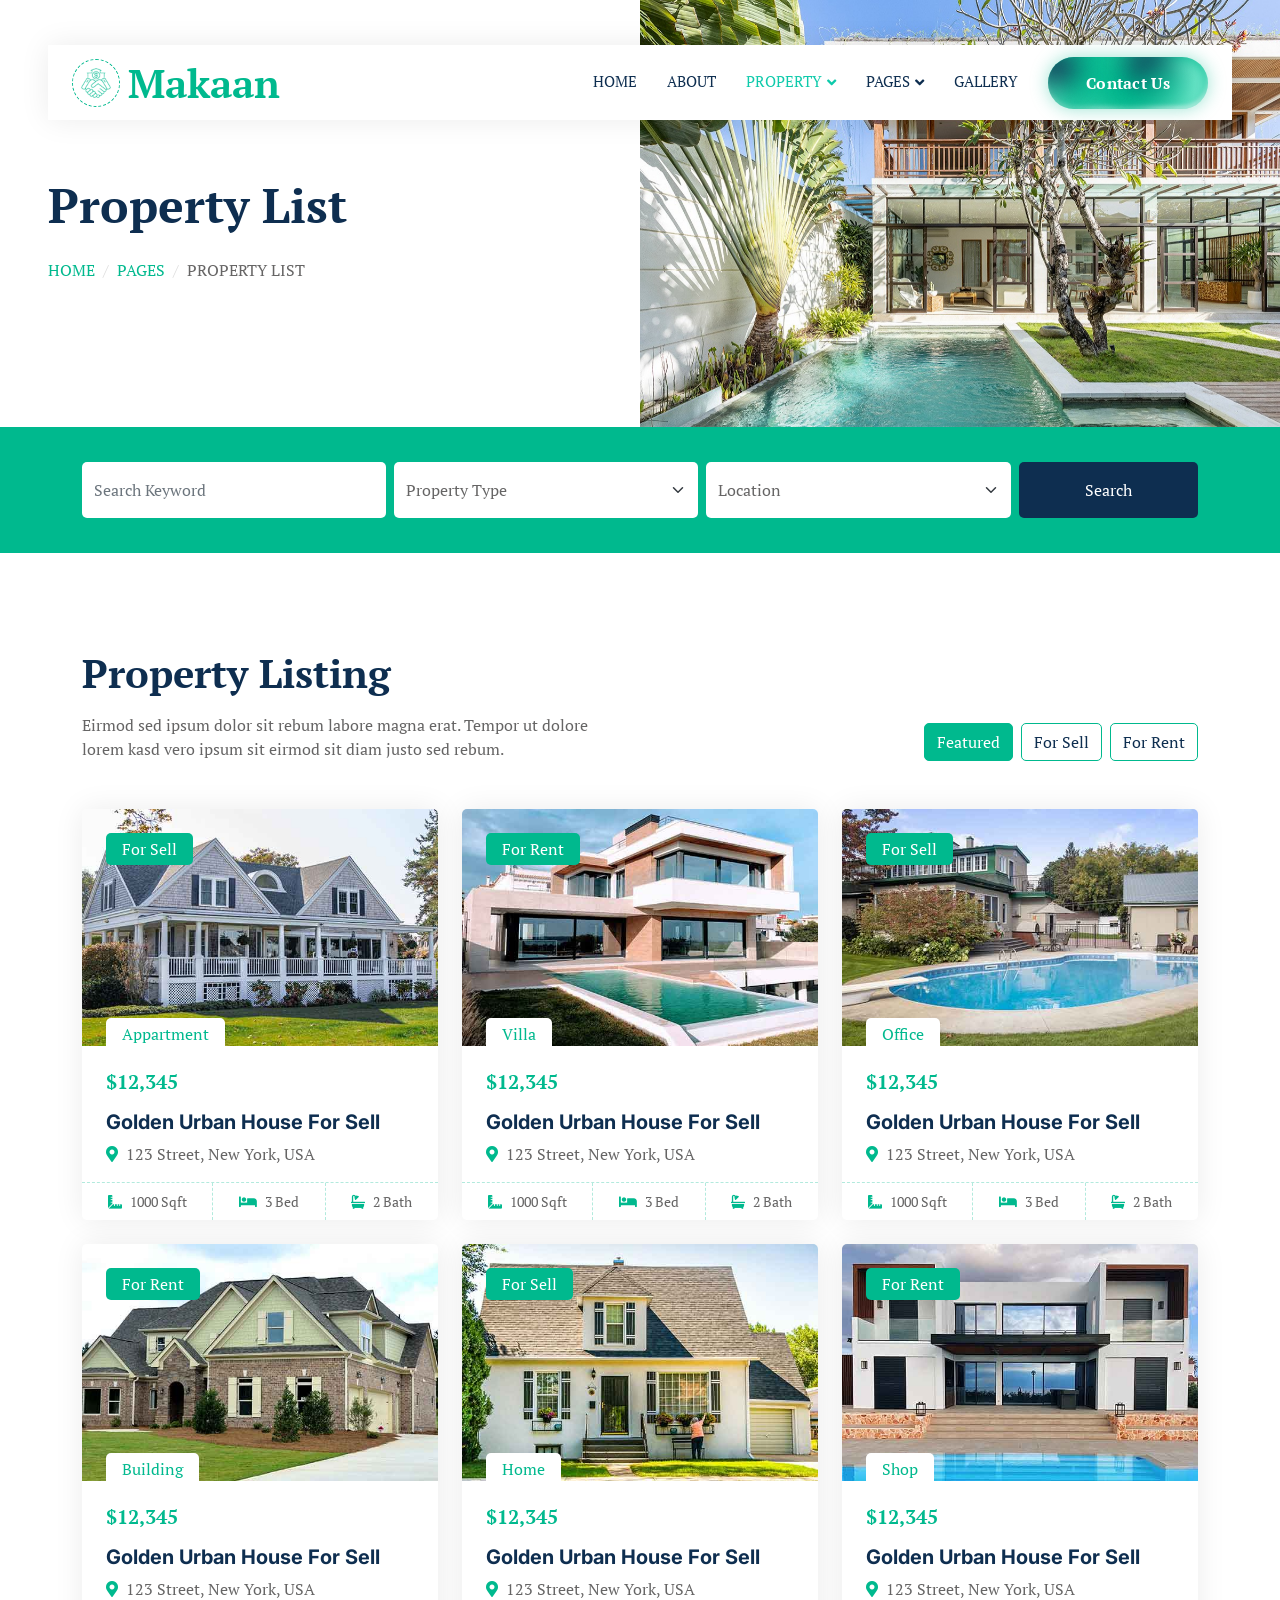
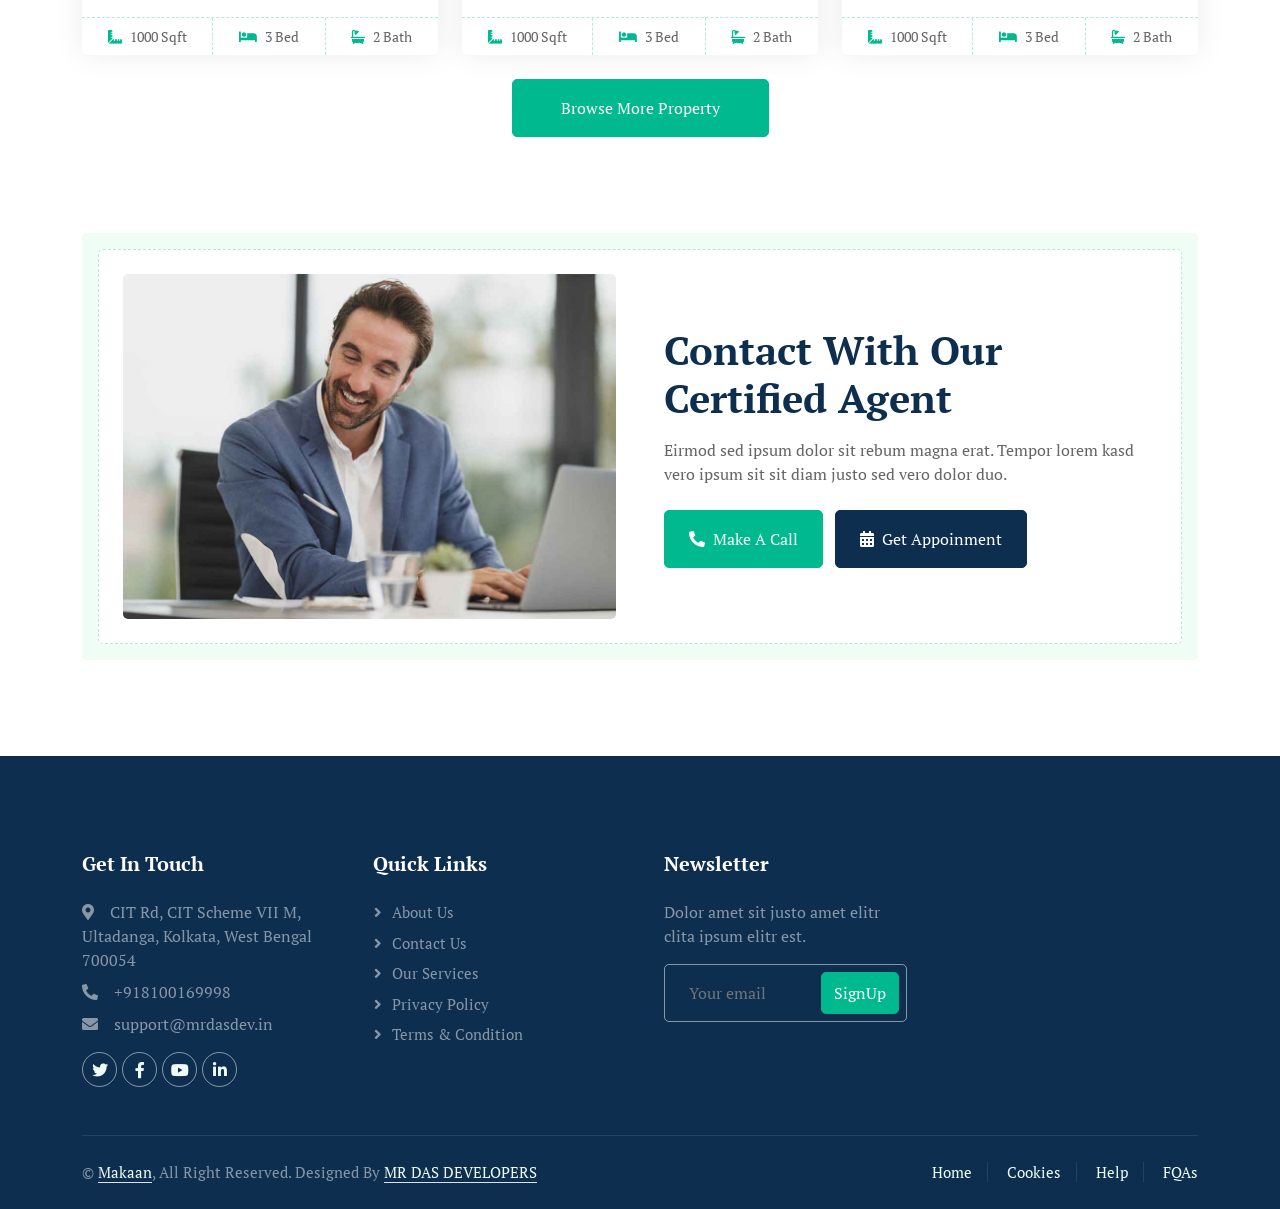
<file: property-list.html>
<!DOCTYPE html>
<html lang="en">

<head>
    <meta charset="utf-8">
    <title>Makaan - Real Estate</title>
    <meta content="width=device-width, initial-scale=1.0" name="viewport">
    <meta content="" name="keywords">
    <meta content="" name="description">

    <!-- Favicon -->
    <link href="img/favicon.ico" rel="icon">

    <!-- Google Web Fonts -->
    <link rel="preconnect" href="https://fonts.googleapis.com">
    <link rel="preconnect" href="https://fonts.gstatic.com" crossorigin>
    <link href="https://fonts.googleapis.com/css2?family=Heebo:wght@400;500;600&family=Inter:wght@700;800&display=swap"
        rel="stylesheet">

    <!-- Icon Font Stylesheet -->
    <link href="https://cdnjs.cloudflare.com/ajax/libs/font-awesome/5.10.0/css/all.min.css" rel="stylesheet">
    <link href="https://cdn.jsdelivr.net/npm/bootstrap-icons@1.4.1/font/bootstrap-icons.css" rel="stylesheet">

    <!-- Libraries Stylesheet -->
    <link href="lib/animate/animate.min.css" rel="stylesheet">
    <link href="lib/owlcarousel/assets/owl.carousel.min.css" rel="stylesheet">

    <!-- Customized Bootstrap Stylesheet -->
    <link href="css/bootstrap.min.css" rel="stylesheet">

    <!-- Template Stylesheet -->
    <link href="css/style.css" rel="stylesheet">
</head>

<body>
    <div class="container-fluid bg-white p-0">
        <!-- Spinner Start -->
        <div id="spinner"
            class="show bg-white position-fixed translate-middle w-100 vh-100 top-50 start-50 d-flex align-items-center justify-content-center">
            <div class="spinner-border text-primary" style="width: 3rem; height: 3rem;" role="status">
                <span class="sr-only">Loading...</span>
            </div>
        </div>
        <!-- Spinner End -->


        <!-- Navbar Start -->
        <div class="container-fluid nav-bar bg-transparent">
            <nav class="navbar navbar-expand-lg bg-white navbar-light py-0 px-4">
                <a href="index.html" class="navbar-brand d-flex align-items-center text-center">
                    <div class="icon p-2 me-2">
                        <img class="img-fluid" src="img/icon-deal.png" alt="Icon" style="width: 30px; height: 30px;">
                    </div>
                    <h1 class="m-0 text-primary">Makaan</h1>
                </a>
                <button class="navbar-toggler custom-toggler" type="button" data-bs-toggle="collapse"
                    data-bs-target="#navbarCollapse">
                    <div class="toggle-icon">
                        <span></span>
                        <span></span>
                        <span></span>
                    </div>
                </button>
                <div class="collapse navbar-collapse" id="navbarCollapse">
                    <div class="navbar-nav ms-auto">
                        <a href="index.html" class="nav-item nav-link">Home</a>
                        <a href="about.html" class="nav-item nav-link">About</a>
                        <div class="nav-item dropdown">
                            <a href="#" class="nav-link dropdown-toggle active" data-bs-toggle="dropdown">Property</a>
                            <div class="dropdown-menu rounded-0 m-0">
                                <a href="property-list.html" class="dropdown-item active">Property List</a>
                                <a href="property-type.html" class="dropdown-item">Property Type</a>
                                <a href="property-agent.html" class="dropdown-item">Property Agent</a>
                            </div>
                        </div>
                        <div class="nav-item dropdown">
                            <a href="#" class="nav-link dropdown-toggle" data-bs-toggle="dropdown">Pages</a>
                            <div class="dropdown-menu rounded-0 m-0">
                                <a href="testimonial.html" class="dropdown-item">Testimonial</a>
                                <a href="404.html" class="dropdown-item">404 Error</a>
                            </div>
                        </div>
                        <a href="gallery.html" class="nav-item nav-link">Gallery</a>
                    </div>
                    <a href="https://mrdasdev.in/">
                        <button class="uiverse">
                            <div class="wrapper">
                                <span>Contact Us</span>
                                <div class="circle circle-12"></div>
                                <div class="circle circle-11"></div>
                                <div class="circle circle-10"></div>
                                <div class="circle circle-9"></div>
                                <div class="circle circle-8"></div>
                                <div class="circle circle-7"></div>
                                <div class="circle circle-6"></div>
                                <div class="circle circle-5"></div>
                                <div class="circle circle-4"></div>
                                <div class="circle circle-3"></div>
                                <div class="circle circle-2"></div>
                                <div class="circle circle-1"></div>
                            </div>
                        </button>
                    </a>

                </div>
            </nav>
        </div>
        <!-- Navbar End -->


        <!-- Header Start -->
        <div class="container-fluid header bg-white p-0">
            <div class="row g-0 align-items-center flex-column-reverse flex-md-row">
                <div class="col-md-6 p-5 mt-lg-5">
                    <h1 class="display-5 animated fadeIn mb-4">Property List</h1>
                    <nav aria-label="breadcrumb animated fadeIn">
                        <ol class="breadcrumb text-uppercase">
                            <li class="breadcrumb-item"><a href="#">Home</a></li>
                            <li class="breadcrumb-item"><a href="#">Pages</a></li>
                            <li class="breadcrumb-item text-body active" aria-current="page">Property List</li>
                        </ol>
                    </nav>
                </div>
                <div class="col-md-6 animated fadeIn">
                    <img class="img-fluid" src="img/Header 2.jpg" alt="">
                </div>
            </div>
        </div>
        <!-- Header End -->


        <!-- Search Start -->
        <div class="container-fluid bg-primary mb-5 wow fadeIn" data-wow-delay="0.1s" style="padding: 35px;">
            <div class="container">
                <div class="row g-2">
                    <div class="col-md-10">
                        <div class="row g-2">
                            <div class="col-md-4">
                                <input type="text" class="form-control border-0 py-3" placeholder="Search Keyword">
                            </div>
                            <div class="col-md-4">
                                <select class="form-select border-0 py-3">
                                    <option selected>Property Type</option>
                                    <option value="1">Property Type 1</option>
                                    <option value="2">Property Type 2</option>
                                    <option value="3">Property Type 3</option>
                                </select>
                            </div>
                            <div class="col-md-4">
                                <select class="form-select border-0 py-3">
                                    <option selected>Location</option>
                                    <option value="1">Location 1</option>
                                    <option value="2">Location 2</option>
                                    <option value="3">Location 3</option>
                                </select>
                            </div>
                        </div>
                    </div>
                    <div class="col-md-2">
                        <button class="btn btn-dark btn_active  border-0 w-100 py-3">Search</button>
                    </div>
                </div>
            </div>
        </div>
        <!-- Search End -->


        <!-- Property List Start -->
        <div class="container-fluid py-5">
            <div class="container">
                <div class="row g-0 gx-5 align-items-end">
                    <div class="col-lg-6">
                        <div class="text-start mx-auto mb-5 wow slideInLeft" data-wow-delay="0.1s">
                            <h1 class="mb-3">Property Listing</h1>
                            <p>Eirmod sed ipsum dolor sit rebum labore magna erat. Tempor ut dolore lorem kasd vero
                                ipsum sit eirmod sit diam justo sed rebum.</p>
                        </div>
                    </div>
                    <div class="col-lg-6 text-start text-lg-end wow slideInRight" data-wow-delay="0.1s">
                        <ul class="nav nav-pills d-inline-flex justify-content-end mb-5">
                            <li class="nav-item me-2">
                                <a class="btn btn-outline-primary active" data-bs-toggle="pill"
                                    href="#tab-1">Featured</a>
                            </li>
                            <li class="nav-item me-2">
                                <a class="btn btn-outline-primary" data-bs-toggle="pill" href="#tab-2">For Sell</a>
                            </li>
                            <li class="nav-item me-0">
                                <a class="btn btn-outline-primary" data-bs-toggle="pill" href="#tab-3">For Rent</a>
                            </li>
                        </ul>
                    </div>
                </div>
                <div class="tab-content">
                    <div id="tab-1" class="tab-pane fade show p-0 active">
                        <div class="row g-4">
                            <div class="col-lg-4 col-md-6 wow fadeInUp" data-wow-delay="0.1s">
                                <div class="property-item rounded overflow-hidden">
                                    <div class="position-relative overflow-hidden">
                                        <a href=""><img class="img-fluid" src="img/property-1.jpg" alt=""></a>
                                        <div
                                            class="bg-primary rounded text-white position-absolute start-0 top-0 m-4 py-1 px-3">
                                            For Sell</div>
                                        <div
                                            class="bg-white rounded-top text-primary position-absolute start-0 bottom-0 mx-4 pt-1 px-3">
                                            Appartment</div>
                                    </div>
                                    <div class="p-4 pb-0">
                                        <h5 class="text-primary mb-3">$12,345</h5>
                                        <a class="d-block h5 mb-2" href="">Golden Urban House For Sell</a>
                                        <p><i class="fa fa-map-marker-alt text-primary me-2"></i>123 Street, New York,
                                            USA</p>
                                    </div>
                                    <div class="d-flex border-top">
                                        <small class="flex-fill text-center border-end py-2"><i
                                                class="fa fa-ruler-combined text-primary me-2"></i>1000 Sqft</small>
                                        <small class="flex-fill text-center border-end py-2"><i
                                                class="fa fa-bed text-primary me-2"></i>3 Bed</small>
                                        <small class="flex-fill text-center py-2"><i
                                                class="fa fa-bath text-primary me-2"></i>2 Bath</small>
                                    </div>
                                </div>
                            </div>
                            <div class="col-lg-4 col-md-6 wow fadeInUp" data-wow-delay="0.3s">
                                <div class="property-item rounded overflow-hidden">
                                    <div class="position-relative overflow-hidden">
                                        <a href=""><img class="img-fluid" src="img/property-2.jpg" alt=""></a>
                                        <div
                                            class="bg-primary rounded text-white position-absolute start-0 top-0 m-4 py-1 px-3">
                                            For Rent</div>
                                        <div
                                            class="bg-white rounded-top text-primary position-absolute start-0 bottom-0 mx-4 pt-1 px-3">
                                            Villa</div>
                                    </div>
                                    <div class="p-4 pb-0">
                                        <h5 class="text-primary mb-3">$12,345</h5>
                                        <a class="d-block h5 mb-2" href="">Golden Urban House For Sell</a>
                                        <p><i class="fa fa-map-marker-alt text-primary me-2"></i>123 Street, New York,
                                            USA</p>
                                    </div>
                                    <div class="d-flex border-top">
                                        <small class="flex-fill text-center border-end py-2"><i
                                                class="fa fa-ruler-combined text-primary me-2"></i>1000 Sqft</small>
                                        <small class="flex-fill text-center border-end py-2"><i
                                                class="fa fa-bed text-primary me-2"></i>3 Bed</small>
                                        <small class="flex-fill text-center py-2"><i
                                                class="fa fa-bath text-primary me-2"></i>2 Bath</small>
                                    </div>
                                </div>
                            </div>
                            <div class="col-lg-4 col-md-6 wow fadeInUp" data-wow-delay="0.5s">
                                <div class="property-item rounded overflow-hidden">
                                    <div class="position-relative overflow-hidden">
                                        <a href=""><img class="img-fluid" src="img/property-3.jpg" alt=""></a>
                                        <div
                                            class="bg-primary rounded text-white position-absolute start-0 top-0 m-4 py-1 px-3">
                                            For Sell</div>
                                        <div
                                            class="bg-white rounded-top text-primary position-absolute start-0 bottom-0 mx-4 pt-1 px-3">
                                            Office</div>
                                    </div>
                                    <div class="p-4 pb-0">
                                        <h5 class="text-primary mb-3">$12,345</h5>
                                        <a class="d-block h5 mb-2" href="">Golden Urban House For Sell</a>
                                        <p><i class="fa fa-map-marker-alt text-primary me-2"></i>123 Street, New York,
                                            USA</p>
                                    </div>
                                    <div class="d-flex border-top">
                                        <small class="flex-fill text-center border-end py-2"><i
                                                class="fa fa-ruler-combined text-primary me-2"></i>1000 Sqft</small>
                                        <small class="flex-fill text-center border-end py-2"><i
                                                class="fa fa-bed text-primary me-2"></i>3 Bed</small>
                                        <small class="flex-fill text-center py-2"><i
                                                class="fa fa-bath text-primary me-2"></i>2 Bath</small>
                                    </div>
                                </div>
                            </div>
                            <div class="col-lg-4 col-md-6 wow fadeInUp" data-wow-delay="0.1s">
                                <div class="property-item rounded overflow-hidden">
                                    <div class="position-relative overflow-hidden">
                                        <a href=""><img class="img-fluid" src="img/property-4.jpg" alt=""></a>
                                        <div
                                            class="bg-primary rounded text-white position-absolute start-0 top-0 m-4 py-1 px-3">
                                            For Rent</div>
                                        <div
                                            class="bg-white rounded-top text-primary position-absolute start-0 bottom-0 mx-4 pt-1 px-3">
                                            Building</div>
                                    </div>
                                    <div class="p-4 pb-0">
                                        <h5 class="text-primary mb-3">$12,345</h5>
                                        <a class="d-block h5 mb-2" href="">Golden Urban House For Sell</a>
                                        <p><i class="fa fa-map-marker-alt text-primary me-2"></i>123 Street, New York,
                                            USA</p>
                                    </div>
                                    <div class="d-flex border-top">
                                        <small class="flex-fill text-center border-end py-2"><i
                                                class="fa fa-ruler-combined text-primary me-2"></i>1000 Sqft</small>
                                        <small class="flex-fill text-center border-end py-2"><i
                                                class="fa fa-bed text-primary me-2"></i>3 Bed</small>
                                        <small class="flex-fill text-center py-2"><i
                                                class="fa fa-bath text-primary me-2"></i>2 Bath</small>
                                    </div>
                                </div>
                            </div>
                            <div class="col-lg-4 col-md-6 wow fadeInUp" data-wow-delay="0.3s">
                                <div class="property-item rounded overflow-hidden">
                                    <div class="position-relative overflow-hidden">
                                        <a href=""><img class="img-fluid" src="img/property-5.jpg" alt=""></a>
                                        <div
                                            class="bg-primary rounded text-white position-absolute start-0 top-0 m-4 py-1 px-3">
                                            For Sell</div>
                                        <div
                                            class="bg-white rounded-top text-primary position-absolute start-0 bottom-0 mx-4 pt-1 px-3">
                                            Home</div>
                                    </div>
                                    <div class="p-4 pb-0">
                                        <h5 class="text-primary mb-3">$12,345</h5>
                                        <a class="d-block h5 mb-2" href="">Golden Urban House For Sell</a>
                                        <p><i class="fa fa-map-marker-alt text-primary me-2"></i>123 Street, New York,
                                            USA</p>
                                    </div>
                                    <div class="d-flex border-top">
                                        <small class="flex-fill text-center border-end py-2"><i
                                                class="fa fa-ruler-combined text-primary me-2"></i>1000 Sqft</small>
                                        <small class="flex-fill text-center border-end py-2"><i
                                                class="fa fa-bed text-primary me-2"></i>3 Bed</small>
                                        <small class="flex-fill text-center py-2"><i
                                                class="fa fa-bath text-primary me-2"></i>2 Bath</small>
                                    </div>
                                </div>
                            </div>
                            <div class="col-lg-4 col-md-6 wow fadeInUp" data-wow-delay="0.5s">
                                <div class="property-item rounded overflow-hidden">
                                    <div class="position-relative overflow-hidden">
                                        <a href=""><img class="img-fluid" src="img/property-6.jpg" alt=""></a>
                                        <div
                                            class="bg-primary rounded text-white position-absolute start-0 top-0 m-4 py-1 px-3">
                                            For Rent</div>
                                        <div
                                            class="bg-white rounded-top text-primary position-absolute start-0 bottom-0 mx-4 pt-1 px-3">
                                            Shop</div>
                                    </div>
                                    <div class="p-4 pb-0">
                                        <h5 class="text-primary mb-3">$12,345</h5>
                                        <a class="d-block h5 mb-2" href="">Golden Urban House For Sell</a>
                                        <p><i class="fa fa-map-marker-alt text-primary me-2"></i>123 Street, New York,
                                            USA</p>
                                    </div>
                                    <div class="d-flex border-top">
                                        <small class="flex-fill text-center border-end py-2"><i
                                                class="fa fa-ruler-combined text-primary me-2"></i>1000 Sqft</small>
                                        <small class="flex-fill text-center border-end py-2"><i
                                                class="fa fa-bed text-primary me-2"></i>3 Bed</small>
                                        <small class="flex-fill text-center py-2"><i
                                                class="fa fa-bath text-primary me-2"></i>2 Bath</small>
                                    </div>
                                </div>
                            </div>
                            <div class="col-12 text-center wow fadeInUp" data-wow-delay="0.1s">
                                <a class="btn btn-primary btn_active py-3 px-5" href="">Browse More Property</a>
                            </div>
                        </div>
                    </div>
                    <div id="tab-2" class="tab-pane fade show p-0">
                        <div class="row g-4">
                            <div class="col-lg-4 col-md-6">
                                <div class="property-item rounded overflow-hidden">
                                    <div class="position-relative overflow-hidden">
                                        <a href=""><img class="img-fluid" src="img/property-1.jpg" alt=""></a>
                                        <div
                                            class="bg-primary rounded text-white position-absolute start-0 top-0 m-4 py-1 px-3">
                                            For Sell</div>
                                        <div
                                            class="bg-white rounded-top text-primary position-absolute start-0 bottom-0 mx-4 pt-1 px-3">
                                            Appartment</div>
                                    </div>
                                    <div class="p-4 pb-0">
                                        <h5 class="text-primary mb-3">$12,345</h5>
                                        <a class="d-block h5 mb-2" href="">Golden Urban House For Sell</a>
                                        <p><i class="fa fa-map-marker-alt text-primary me-2"></i>123 Street, New York,
                                            USA</p>
                                    </div>
                                    <div class="d-flex border-top">
                                        <small class="flex-fill text-center border-end py-2"><i
                                                class="fa fa-ruler-combined text-primary me-2"></i>1000 Sqft</small>
                                        <small class="flex-fill text-center border-end py-2"><i
                                                class="fa fa-bed text-primary me-2"></i>3 Bed</small>
                                        <small class="flex-fill text-center py-2"><i
                                                class="fa fa-bath text-primary me-2"></i>2 Bath</small>
                                    </div>
                                </div>
                            </div>
                            <div class="col-lg-4 col-md-6">
                                <div class="property-item rounded overflow-hidden">
                                    <div class="position-relative overflow-hidden">
                                        <a href=""><img class="img-fluid" src="img/property-2.jpg" alt=""></a>
                                        <div
                                            class="bg-primary rounded text-white position-absolute start-0 top-0 m-4 py-1 px-3">
                                            For Rent</div>
                                        <div
                                            class="bg-white rounded-top text-primary position-absolute start-0 bottom-0 mx-4 pt-1 px-3">
                                            Villa</div>
                                    </div>
                                    <div class="p-4 pb-0">
                                        <h5 class="text-primary mb-3">$12,345</h5>
                                        <a class="d-block h5 mb-2" href="">Golden Urban House For Sell</a>
                                        <p><i class="fa fa-map-marker-alt text-primary me-2"></i>123 Street, New York,
                                            USA</p>
                                    </div>
                                    <div class="d-flex border-top">
                                        <small class="flex-fill text-center border-end py-2"><i
                                                class="fa fa-ruler-combined text-primary me-2"></i>1000 Sqft</small>
                                        <small class="flex-fill text-center border-end py-2"><i
                                                class="fa fa-bed text-primary me-2"></i>3 Bed</small>
                                        <small class="flex-fill text-center py-2"><i
                                                class="fa fa-bath text-primary me-2"></i>2 Bath</small>
                                    </div>
                                </div>
                            </div>
                            <div class="col-lg-4 col-md-6">
                                <div class="property-item rounded overflow-hidden">
                                    <div class="position-relative overflow-hidden">
                                        <a href=""><img class="img-fluid" src="img/property-3.jpg" alt=""></a>
                                        <div
                                            class="bg-primary rounded text-white position-absolute start-0 top-0 m-4 py-1 px-3">
                                            For Sell</div>
                                        <div
                                            class="bg-white rounded-top text-primary position-absolute start-0 bottom-0 mx-4 pt-1 px-3">
                                            Office</div>
                                    </div>
                                    <div class="p-4 pb-0">
                                        <h5 class="text-primary mb-3">$12,345</h5>
                                        <a class="d-block h5 mb-2" href="">Golden Urban House For Sell</a>
                                        <p><i class="fa fa-map-marker-alt text-primary me-2"></i>123 Street, New York,
                                            USA</p>
                                    </div>
                                    <div class="d-flex border-top">
                                        <small class="flex-fill text-center border-end py-2"><i
                                                class="fa fa-ruler-combined text-primary me-2"></i>1000 Sqft</small>
                                        <small class="flex-fill text-center border-end py-2"><i
                                                class="fa fa-bed text-primary me-2"></i>3 Bed</small>
                                        <small class="flex-fill text-center py-2"><i
                                                class="fa fa-bath text-primary me-2"></i>2 Bath</small>
                                    </div>
                                </div>
                            </div>
                            <div class="col-lg-4 col-md-6">
                                <div class="property-item rounded overflow-hidden">
                                    <div class="position-relative overflow-hidden">
                                        <a href=""><img class="img-fluid" src="img/property-4.jpg" alt=""></a>
                                        <div
                                            class="bg-primary rounded text-white position-absolute start-0 top-0 m-4 py-1 px-3">
                                            For Rent</div>
                                        <div
                                            class="bg-white rounded-top text-primary position-absolute start-0 bottom-0 mx-4 pt-1 px-3">
                                            Building</div>
                                    </div>
                                    <div class="p-4 pb-0">
                                        <h5 class="text-primary mb-3">$12,345</h5>
                                        <a class="d-block h5 mb-2" href="">Golden Urban House For Sell</a>
                                        <p><i class="fa fa-map-marker-alt text-primary me-2"></i>123 Street, New York,
                                            USA</p>
                                    </div>
                                    <div class="d-flex border-top">
                                        <small class="flex-fill text-center border-end py-2"><i
                                                class="fa fa-ruler-combined text-primary me-2"></i>1000 Sqft</small>
                                        <small class="flex-fill text-center border-end py-2"><i
                                                class="fa fa-bed text-primary me-2"></i>3 Bed</small>
                                        <small class="flex-fill text-center py-2"><i
                                                class="fa fa-bath text-primary me-2"></i>2 Bath</small>
                                    </div>
                                </div>
                            </div>
                            <div class="col-lg-4 col-md-6">
                                <div class="property-item rounded overflow-hidden">
                                    <div class="position-relative overflow-hidden">
                                        <a href=""><img class="img-fluid" src="img/property-5.jpg" alt=""></a>
                                        <div
                                            class="bg-primary rounded text-white position-absolute start-0 top-0 m-4 py-1 px-3">
                                            For Sell</div>
                                        <div
                                            class="bg-white rounded-top text-primary position-absolute start-0 bottom-0 mx-4 pt-1 px-3">
                                            Home</div>
                                    </div>
                                    <div class="p-4 pb-0">
                                        <h5 class="text-primary mb-3">$12,345</h5>
                                        <a class="d-block h5 mb-2" href="">Golden Urban House For Sell</a>
                                        <p><i class="fa fa-map-marker-alt text-primary me-2"></i>123 Street, New York,
                                            USA</p>
                                    </div>
                                    <div class="d-flex border-top">
                                        <small class="flex-fill text-center border-end py-2"><i
                                                class="fa fa-ruler-combined text-primary me-2"></i>1000 Sqft</small>
                                        <small class="flex-fill text-center border-end py-2"><i
                                                class="fa fa-bed text-primary me-2"></i>3 Bed</small>
                                        <small class="flex-fill text-center py-2"><i
                                                class="fa fa-bath text-primary me-2"></i>2 Bath</small>
                                    </div>
                                </div>
                            </div>
                            <div class="col-lg-4 col-md-6">
                                <div class="property-item rounded overflow-hidden">
                                    <div class="position-relative overflow-hidden">
                                        <a href=""><img class="img-fluid" src="img/property-6.jpg" alt=""></a>
                                        <div
                                            class="bg-primary rounded text-white position-absolute start-0 top-0 m-4 py-1 px-3">
                                            For Rent</div>
                                        <div
                                            class="bg-white rounded-top text-primary position-absolute start-0 bottom-0 mx-4 pt-1 px-3">
                                            Shop</div>
                                    </div>
                                    <div class="p-4 pb-0">
                                        <h5 class="text-primary mb-3">$12,345</h5>
                                        <a class="d-block h5 mb-2" href="">Golden Urban House For Sell</a>
                                        <p><i class="fa fa-map-marker-alt text-primary me-2"></i>123 Street, New York,
                                            USA</p>
                                    </div>
                                    <div class="d-flex border-top">
                                        <small class="flex-fill text-center border-end py-2"><i
                                                class="fa fa-ruler-combined text-primary me-2"></i>1000 Sqft</small>
                                        <small class="flex-fill text-center border-end py-2"><i
                                                class="fa fa-bed text-primary me-2"></i>3 Bed</small>
                                        <small class="flex-fill text-center py-2"><i
                                                class="fa fa-bath text-primary me-2"></i>2 Bath</small>
                                    </div>
                                </div>
                            </div>
                            <div class="col-12 text-center">
                                <a class="btn btn-primary btn_active py-3 px-5" href="">Browse More Property</a>
                            </div>
                        </div>
                    </div>
                    <div id="tab-3" class="tab-pane fade show p-0">
                        <div class="row g-4">
                            <div class="col-lg-4 col-md-6">
                                <div class="property-item rounded overflow-hidden">
                                    <div class="position-relative overflow-hidden">
                                        <a href=""><img class="img-fluid" src="img/property-1.jpg" alt=""></a>
                                        <div
                                            class="bg-primary rounded text-white position-absolute start-0 top-0 m-4 py-1 px-3">
                                            For Sell</div>
                                        <div
                                            class="bg-white rounded-top text-primary position-absolute start-0 bottom-0 mx-4 pt-1 px-3">
                                            Appartment</div>
                                    </div>
                                    <div class="p-4 pb-0">
                                        <h5 class="text-primary mb-3">$12,345</h5>
                                        <a class="d-block h5 mb-2" href="">Golden Urban House For Sell</a>
                                        <p><i class="fa fa-map-marker-alt text-primary me-2"></i>123 Street, New York,
                                            USA</p>
                                    </div>
                                    <div class="d-flex border-top">
                                        <small class="flex-fill text-center border-end py-2"><i
                                                class="fa fa-ruler-combined text-primary me-2"></i>1000 Sqft</small>
                                        <small class="flex-fill text-center border-end py-2"><i
                                                class="fa fa-bed text-primary me-2"></i>3 Bed</small>
                                        <small class="flex-fill text-center py-2"><i
                                                class="fa fa-bath text-primary me-2"></i>2 Bath</small>
                                    </div>
                                </div>
                            </div>
                            <div class="col-lg-4 col-md-6">
                                <div class="property-item rounded overflow-hidden">
                                    <div class="position-relative overflow-hidden">
                                        <a href=""><img class="img-fluid" src="img/property-2.jpg" alt=""></a>
                                        <div
                                            class="bg-primary rounded text-white position-absolute start-0 top-0 m-4 py-1 px-3">
                                            For Rent</div>
                                        <div
                                            class="bg-white rounded-top text-primary position-absolute start-0 bottom-0 mx-4 pt-1 px-3">
                                            Villa</div>
                                    </div>
                                    <div class="p-4 pb-0">
                                        <h5 class="text-primary mb-3">$12,345</h5>
                                        <a class="d-block h5 mb-2" href="">Golden Urban House For Sell</a>
                                        <p><i class="fa fa-map-marker-alt text-primary me-2"></i>123 Street, New York,
                                            USA</p>
                                    </div>
                                    <div class="d-flex border-top">
                                        <small class="flex-fill text-center border-end py-2"><i
                                                class="fa fa-ruler-combined text-primary me-2"></i>1000 Sqft</small>
                                        <small class="flex-fill text-center border-end py-2"><i
                                                class="fa fa-bed text-primary me-2"></i>3 Bed</small>
                                        <small class="flex-fill text-center py-2"><i
                                                class="fa fa-bath text-primary me-2"></i>2 Bath</small>
                                    </div>
                                </div>
                            </div>
                            <div class="col-lg-4 col-md-6">
                                <div class="property-item rounded overflow-hidden">
                                    <div class="position-relative overflow-hidden">
                                        <a href=""><img class="img-fluid" src="img/property-3.jpg" alt=""></a>
                                        <div
                                            class="bg-primary rounded text-white position-absolute start-0 top-0 m-4 py-1 px-3">
                                            For Sell</div>
                                        <div
                                            class="bg-white rounded-top text-primary position-absolute start-0 bottom-0 mx-4 pt-1 px-3">
                                            Office</div>
                                    </div>
                                    <div class="p-4 pb-0">
                                        <h5 class="text-primary mb-3">$12,345</h5>
                                        <a class="d-block h5 mb-2" href="">Golden Urban House For Sell</a>
                                        <p><i class="fa fa-map-marker-alt text-primary me-2"></i>123 Street, New York,
                                            USA</p>
                                    </div>
                                    <div class="d-flex border-top">
                                        <small class="flex-fill text-center border-end py-2"><i
                                                class="fa fa-ruler-combined text-primary me-2"></i>1000 Sqft</small>
                                        <small class="flex-fill text-center border-end py-2"><i
                                                class="fa fa-bed text-primary me-2"></i>3 Bed</small>
                                        <small class="flex-fill text-center py-2"><i
                                                class="fa fa-bath text-primary me-2"></i>2 Bath</small>
                                    </div>
                                </div>
                            </div>
                            <div class="col-lg-4 col-md-6">
                                <div class="property-item rounded overflow-hidden">
                                    <div class="position-relative overflow-hidden">
                                        <a href=""><img class="img-fluid" src="img/property-4.jpg" alt=""></a>
                                        <div
                                            class="bg-primary rounded text-white position-absolute start-0 top-0 m-4 py-1 px-3">
                                            For Rent</div>
                                        <div
                                            class="bg-white rounded-top text-primary position-absolute start-0 bottom-0 mx-4 pt-1 px-3">
                                            Building</div>
                                    </div>
                                    <div class="p-4 pb-0">
                                        <h5 class="text-primary mb-3">$12,345</h5>
                                        <a class="d-block h5 mb-2" href="">Golden Urban House For Sell</a>
                                        <p><i class="fa fa-map-marker-alt text-primary me-2"></i>123 Street, New York,
                                            USA</p>
                                    </div>
                                    <div class="d-flex border-top">
                                        <small class="flex-fill text-center border-end py-2"><i
                                                class="fa fa-ruler-combined text-primary me-2"></i>1000 Sqft</small>
                                        <small class="flex-fill text-center border-end py-2"><i
                                                class="fa fa-bed text-primary me-2"></i>3 Bed</small>
                                        <small class="flex-fill text-center py-2"><i
                                                class="fa fa-bath text-primary me-2"></i>2 Bath</small>
                                    </div>
                                </div>
                            </div>
                            <div class="col-lg-4 col-md-6">
                                <div class="property-item rounded overflow-hidden">
                                    <div class="position-relative overflow-hidden">
                                        <a href=""><img class="img-fluid" src="img/property-5.jpg" alt=""></a>
                                        <div
                                            class="bg-primary rounded text-white position-absolute start-0 top-0 m-4 py-1 px-3">
                                            For Sell</div>
                                        <div
                                            class="bg-white rounded-top text-primary position-absolute start-0 bottom-0 mx-4 pt-1 px-3">
                                            Home</div>
                                    </div>
                                    <div class="p-4 pb-0">
                                        <h5 class="text-primary mb-3">$12,345</h5>
                                        <a class="d-block h5 mb-2" href="">Golden Urban House For Sell</a>
                                        <p><i class="fa fa-map-marker-alt text-primary me-2"></i>123 Street, New York,
                                            USA</p>
                                    </div>
                                    <div class="d-flex border-top">
                                        <small class="flex-fill text-center border-end py-2"><i
                                                class="fa fa-ruler-combined text-primary me-2"></i>1000 Sqft</small>
                                        <small class="flex-fill text-center border-end py-2"><i
                                                class="fa fa-bed text-primary me-2"></i>3 Bed</small>
                                        <small class="flex-fill text-center py-2"><i
                                                class="fa fa-bath text-primary me-2"></i>2 Bath</small>
                                    </div>
                                </div>
                            </div>
                            <div class="col-lg-4 col-md-6">
                                <div class="property-item rounded overflow-hidden">
                                    <div class="position-relative overflow-hidden">
                                        <a href=""><img class="img-fluid" src="img/property-6.jpg" alt=""></a>
                                        <div
                                            class="bg-primary rounded text-white position-absolute start-0 top-0 m-4 py-1 px-3">
                                            For Rent</div>
                                        <div
                                            class="bg-white rounded-top text-primary position-absolute start-0 bottom-0 mx-4 pt-1 px-3">
                                            Shop</div>
                                    </div>
                                    <div class="p-4 pb-0">
                                        <h5 class="text-primary mb-3">$12,345</h5>
                                        <a class="d-block h5 mb-2" href="">Golden Urban House For Sell</a>
                                        <p><i class="fa fa-map-marker-alt text-primary me-2"></i>123 Street, New York,
                                            USA</p>
                                    </div>
                                    <div class="d-flex border-top">
                                        <small class="flex-fill text-center border-end py-2"><i
                                                class="fa fa-ruler-combined text-primary me-2"></i>1000 Sqft</small>
                                        <small class="flex-fill text-center border-end py-2"><i
                                                class="fa fa-bed text-primary me-2"></i>3 Bed</small>
                                        <small class="flex-fill text-center py-2"><i
                                                class="fa fa-bath text-primary me-2"></i>2 Bath</small>
                                    </div>
                                </div>
                            </div>
                            <div class="col-12 text-center">
                                <a class="btn btn-primary  btn_active py-3 px-5" href="">Browse More Property</a>
                            </div>
                        </div>
                    </div>
                </div>
            </div>
        </div>
        <!-- Property List End -->


        <!-- Call to Action Start -->
        <div class="container-fluid py-5">
            <div class="container">
                <div class="bg-light rounded p-3">
                    <div class="bg-white rounded p-4" style="border: 1px dashed rgba(0, 185, 142, .3)">
                        <div class="row g-5 align-items-center">
                            <div class="col-lg-6 wow fadeIn" data-wow-delay="0.1s">
                                <img class="img-fluid rounded w-100" src="img/call-to-action.jpg" alt="">
                            </div>
                            <div class="col-lg-6 wow fadeIn" data-wow-delay="0.5s">
                                <div class="mb-4">
                                    <h1 class="mb-3">Contact With Our Certified Agent</h1>
                                    <p>Eirmod sed ipsum dolor sit rebum magna erat. Tempor lorem kasd vero ipsum sit sit
                                        diam justo sed vero dolor duo.</p>
                                </div>
                                <a href="" class="btn btn-primary btn_active py-3 px-4 me-2"><i
                                        class="fa fa-phone-alt me-2"></i>Make A Call</a>
                                <a href="" class="btn btn-dark btn_active py-3 px-4"><i
                                        class="fa fa-calendar-alt me-2"></i>Get
                                    Appoinment</a>
                            </div>
                        </div>
                    </div>
                </div>
            </div>
        </div>
        <!-- Call to Action End -->


        <!-- Footer Start -->
        <div class="container-fluid bg-dark text-white-50 footer pt-5 mt-5 wow fadeIn" data-wow-delay="0.1s">
            <div class="container py-5">
                <div class="row g-5">
                    <div class="col-lg-3 col-md-6">
                        <h5 class="text-white mb-4">Get In Touch</h5>
                        <p class="mb-2"><i class="fa fa-map-marker-alt me-3"></i>CIT Rd, CIT Scheme VII M, Ultadanga,
                            Kolkata, West Bengal 700054</p>
                        <p class="mb-2"><i class="fa fa-phone-alt me-3"></i>+918100169998</p>
                        <p class="mb-2"><i class="fa fa-envelope me-3"></i>support@mrdasdev.in</p>
                        <div class="d-flex pt-2">
                            <a class="btn btn-outline-light btn-social" href=""><i class="fab fa-twitter"></i></a>
                            <a class="btn btn-outline-light btn-social" href=""><i class="fab fa-facebook-f"></i></a>
                            <a class="btn btn-outline-light btn-social" href=""><i class="fab fa-youtube"></i></a>
                            <a class="btn btn-outline-light btn-social" href=""><i class="fab fa-linkedin-in"></i></a>
                        </div>
                    </div>
                    <div class="col-lg-3 col-md-6">
                        <h5 class="text-white mb-4">Quick Links</h5>
                        <a class="btn btn-link text-white-50" href="">About Us</a>
                        <a class="btn btn-link text-white-50" href="">Contact Us</a>
                        <a class="btn btn-link text-white-50" href="">Our Services</a>
                        <a class="btn btn-link text-white-50" href="">Privacy Policy</a>
                        <a class="btn btn-link text-white-50" href="">Terms & Condition</a>
                    </div>

                    <div class="col-lg-3 col-md-6">
                        <h5 class="text-white mb-4">Newsletter</h5>
                        <p>Dolor amet sit justo amet elitr clita ipsum elitr est.</p>
                        <div class="position-relative mx-auto" style="max-width: 400px;">
                            <input class="form-control bg-transparent w-100 py-3 ps-4 pe-5" type="text"
                                placeholder="Your email">
                            <button type="button"
                                class="btn btn-primary py-2 position-absolute top-0 end-0 mt-2 me-2">SignUp</button>
                        </div>
                    </div>
                </div>
            </div>
            <div class="container">
                <div class="copyright">
                    <div class="row">
                        <div class="col-md-6 text-center text-md-start mb-3 mb-md-0">
                            &copy; <a class="border-bottom" href="#">Makaan</a>, All Right Reserved.

                            <!--/*** The author’s attribution link must remain intact in the template. ***/-->
                            <!--/*** If you wish to remove this credit link, please purchase the Pro Version . ***/-->
                            Designed By <a class="border-bottom" href="https://mrdasdev.in/">MR DAS DEVELOPERS</a>
                        </div>
                        <div class="col-md-6 text-center text-md-end">
                            <div class="footer-menu">
                                <a href="">Home</a>
                                <a href="">Cookies</a>
                                <a href="">Help</a>
                                <a href="">FQAs</a>
                            </div>
                        </div>
                    </div>
                </div>
            </div>
        </div>
        <!-- Footer End -->


        <!-- Back to Top -->
        <a href="#" class="btn btn-lg btn-primary btn-lg-square back-to-top"><i class="bi bi-arrow-up"></i></a>
    </div>

    <!-- JavaScript Libraries -->
    <script src="https://code.jquery.com/jquery-3.4.1.min.js"></script>
    <script src="https://cdn.jsdelivr.net/npm/bootstrap@5.0.0/dist/js/bootstrap.bundle.min.js"></script>
    <script src="lib/wow/wow.min.js"></script>
    <script src="lib/easing/easing.min.js"></script>
    <script src="lib/waypoints/waypoints.min.js"></script>
    <script src="lib/owlcarousel/owl.carousel.min.js"></script>

    <!-- Template Javascript -->
    <script src="js/main.js"></script>
</body>

</html>
</file>
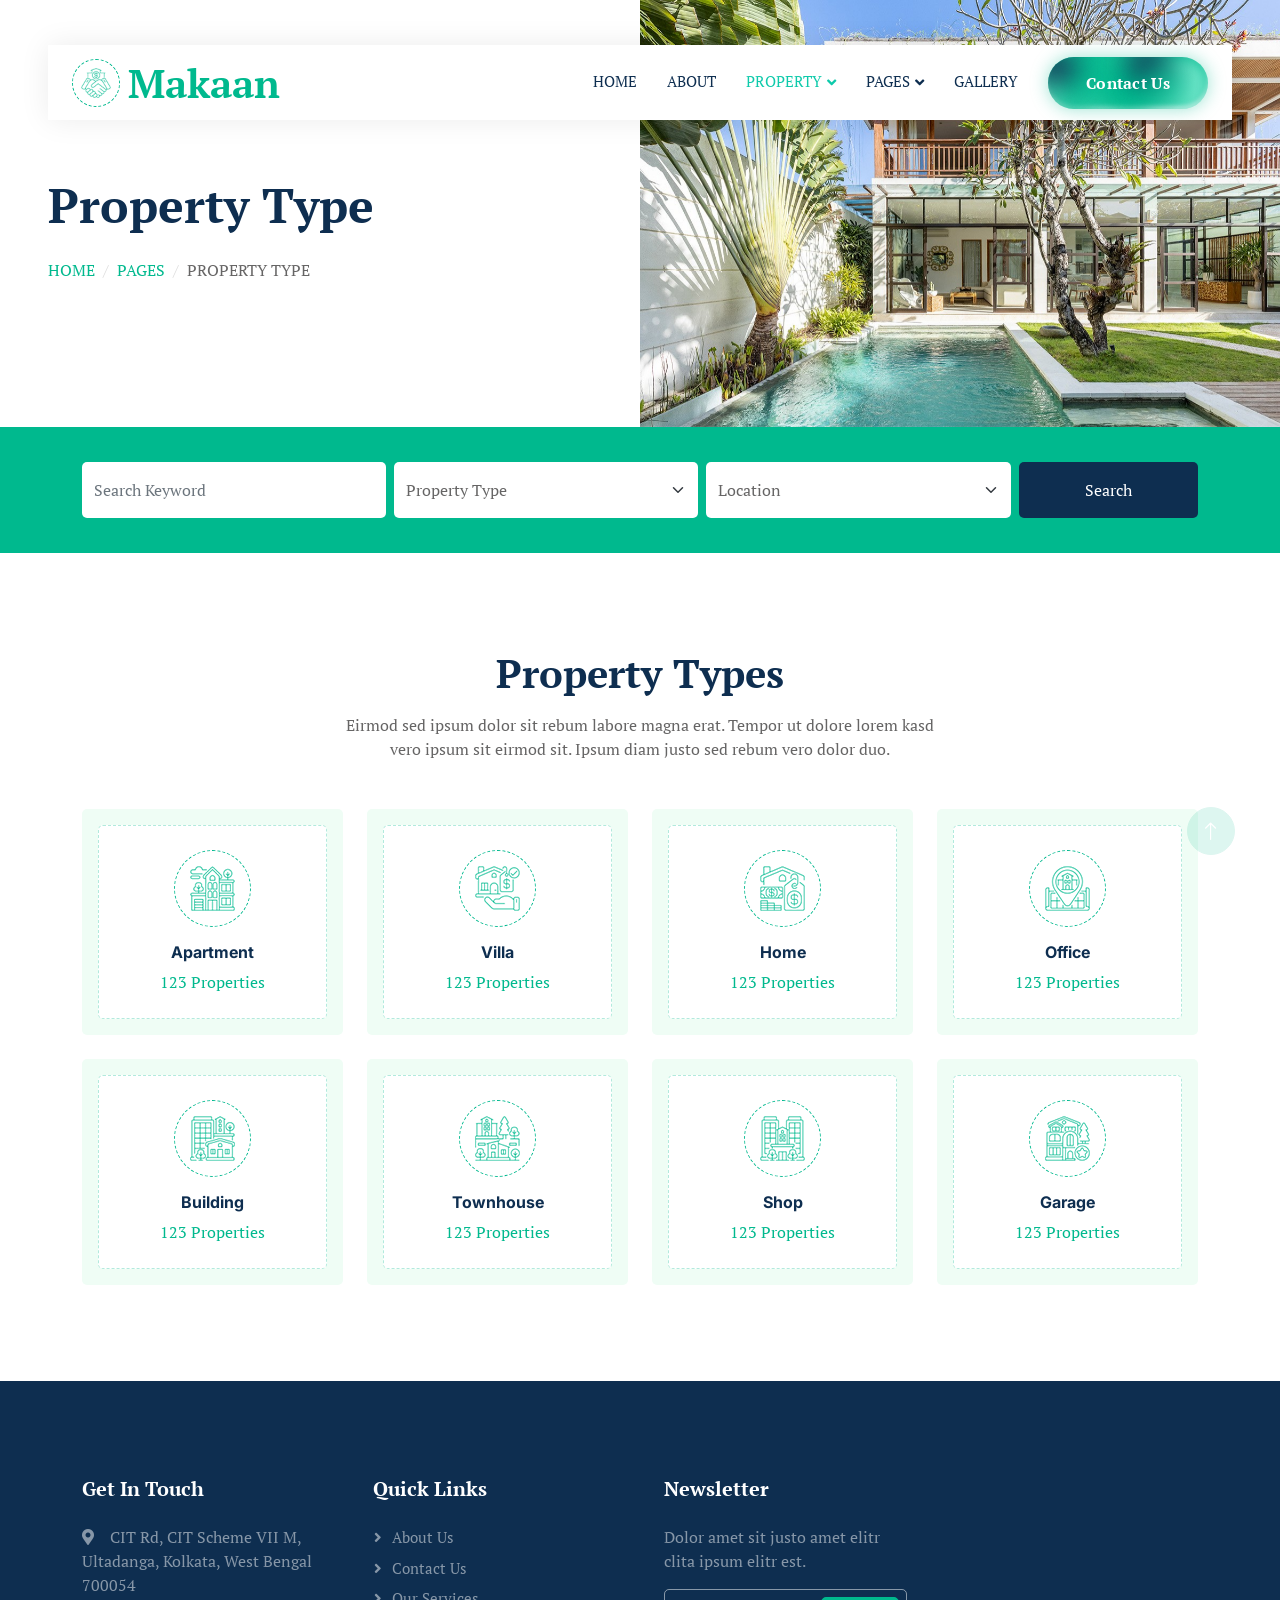
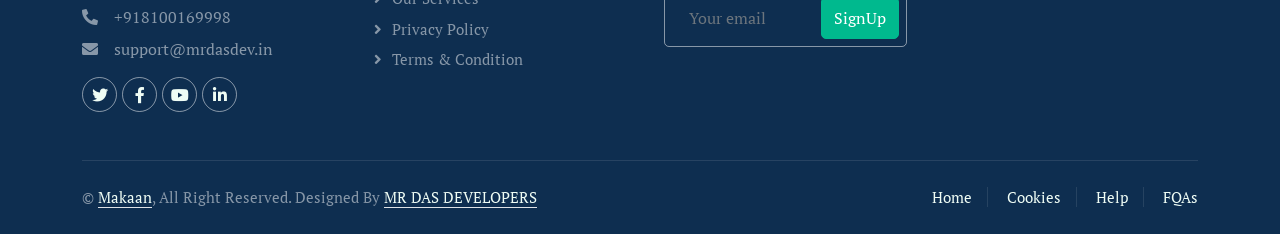
<file: property-type.html>
<!DOCTYPE html>
<html lang="en">

<head>
    <meta charset="utf-8">
    <title>Makaan - Real Estate</title>
    <meta content="width=device-width, initial-scale=1.0" name="viewport">
    <meta content="" name="keywords">
    <meta content="" name="description">

    <!-- Favicon -->
    <link href="img/favicon.ico" rel="icon">

    <!-- Google Web Fonts -->
    <link rel="preconnect" href="https://fonts.googleapis.com">
    <link rel="preconnect" href="https://fonts.gstatic.com" crossorigin>
    <link href="https://fonts.googleapis.com/css2?family=Heebo:wght@400;500;600&family=Inter:wght@700;800&display=swap"
        rel="stylesheet">

    <!-- Icon Font Stylesheet -->
    <link href="https://cdnjs.cloudflare.com/ajax/libs/font-awesome/5.10.0/css/all.min.css" rel="stylesheet">
    <link href="https://cdn.jsdelivr.net/npm/bootstrap-icons@1.4.1/font/bootstrap-icons.css" rel="stylesheet">

    <!-- Libraries Stylesheet -->
    <link href="lib/animate/animate.min.css" rel="stylesheet">
    <link href="lib/owlcarousel/assets/owl.carousel.min.css" rel="stylesheet">

    <!-- Customized Bootstrap Stylesheet -->
    <link href="css/bootstrap.min.css" rel="stylesheet">

    <!-- Template Stylesheet -->
    <link href="css/style.css" rel="stylesheet">
</head>

<body>
    <div class="container-fluid bg-white p-0">
        <!-- Spinner Start -->
        <div id="spinner"
            class="show bg-white position-fixed translate-middle w-100 vh-100 top-50 start-50 d-flex align-items-center justify-content-center">
            <div class="spinner-border text-primary" style="width: 3rem; height: 3rem;" role="status">
                <span class="sr-only">Loading...</span>
            </div>
        </div>
        <!-- Spinner End -->


        <!-- Navbar Start -->
        <div class="container-fluid nav-bar bg-transparent">
            <nav class="navbar navbar-expand-lg bg-white navbar-light py-0 px-4">
                <a href="index.html" class="navbar-brand d-flex align-items-center text-center">
                    <div class="icon p-2 me-2">
                        <img class="img-fluid" src="img/icon-deal.png" alt="Icon" style="width: 30px; height: 30px;">
                    </div>
                    <h1 class="m-0 text-primary">Makaan</h1>
                </a>
                <button class="navbar-toggler custom-toggler" type="button" data-bs-toggle="collapse"
                    data-bs-target="#navbarCollapse">
                    <div class="toggle-icon">
                        <span></span>
                        <span></span>
                        <span></span>
                    </div>
                </button>
                <div class="collapse navbar-collapse" id="navbarCollapse">
                    <div class="navbar-nav ms-auto">
                        <a href="index.html" class="nav-item nav-link">Home</a>
                        <a href="about.html" class="nav-item nav-link">About</a>
                        <div class="nav-item dropdown">
                            <a href="#" class="nav-link dropdown-toggle active" data-bs-toggle="dropdown">Property</a>
                            <div class="dropdown-menu rounded-0 m-0">
                                <a href="property-list.html" class="dropdown-item">Property List</a>
                                <a href="property-type.html" class="dropdown-item active">Property Type</a>
                                <a href="property-agent.html" class="dropdown-item">Property Agent</a>
                            </div>
                        </div>
                        <div class="nav-item dropdown">
                            <a href="#" class="nav-link dropdown-toggle" data-bs-toggle="dropdown">Pages</a>
                            <div class="dropdown-menu rounded-0 m-0">
                                <a href="testimonial.html" class="dropdown-item">Testimonial</a>
                                <a href="404.html" class="dropdown-item">404 Error</a>
                            </div>
                        </div>
                        <a href="gallery.html" class="nav-item nav-link">Gallery</a>
                    </div>
                    <a href="https://mrdasdev.in/">
                        <button class="uiverse">
                            <div class="wrapper">
                                <span>Contact Us</span>
                                <div class="circle circle-12"></div>
                                <div class="circle circle-11"></div>
                                <div class="circle circle-10"></div>
                                <div class="circle circle-9"></div>
                                <div class="circle circle-8"></div>
                                <div class="circle circle-7"></div>
                                <div class="circle circle-6"></div>
                                <div class="circle circle-5"></div>
                                <div class="circle circle-4"></div>
                                <div class="circle circle-3"></div>
                                <div class="circle circle-2"></div>
                                <div class="circle circle-1"></div>
                            </div>
                        </button>
                    </a>

                </div>
            </nav>
        </div>
        <!-- Navbar End -->


        <!-- Header Start -->
        <div class="container-fluid header bg-white p-0">
            <div class="row g-0 align-items-center flex-column-reverse flex-md-row">
                <div class="col-md-6 p-5 mt-lg-5">
                    <h1 class="display-5 animated fadeIn mb-4">Property Type</h1>
                    <nav aria-label="breadcrumb animated fadeIn">
                        <ol class="breadcrumb text-uppercase">
                            <li class="breadcrumb-item"><a href="#">Home</a></li>
                            <li class="breadcrumb-item"><a href="#">Pages</a></li>
                            <li class="breadcrumb-item text-body active" aria-current="page">Property Type</li>
                        </ol>
                    </nav>
                </div>
                <div class="col-md-6 animated fadeIn">
                    <img class="img-fluid" src="img/Header 2.jpg" alt="">
                </div>
            </div>
        </div>
        <!-- Header End -->


        <!-- Search Start -->
        <div class="container-fluid bg-primary mb-5 wow fadeIn" data-wow-delay="0.1s" style="padding: 35px;">
            <div class="container">
                <div class="row g-2">
                    <div class="col-md-10">
                        <div class="row g-2">
                            <div class="col-md-4">
                                <input type="text" class="form-control border-0 py-3" placeholder="Search Keyword">
                            </div>
                            <div class="col-md-4">
                                <select class="form-select border-0 py-3">
                                    <option selected>Property Type</option>
                                    <option value="1">Property Type 1</option>
                                    <option value="2">Property Type 2</option>
                                    <option value="3">Property Type 3</option>
                                </select>
                            </div>
                            <div class="col-md-4">
                                <select class="form-select border-0 py-3">
                                    <option selected>Location</option>
                                    <option value="1">Location 1</option>
                                    <option value="2">Location 2</option>
                                    <option value="3">Location 3</option>
                                </select>
                            </div>
                        </div>
                    </div>
                    <div class="col-md-2">
                        <button class="btn btn-dark   btn_active border-0 w-100 py-3">Search</button>
                    </div>
                </div>
            </div>
        </div>
        <!-- Search End -->


        <!-- Category Start -->
        <div class="container-fluid py-5">
            <div class="container">
                <div class="text-center mx-auto mb-5 wow fadeInUp" data-wow-delay="0.1s" style="max-width: 600px;">
                    <h1 class="mb-3">Property Types</h1>
                    <p>Eirmod sed ipsum dolor sit rebum labore magna erat. Tempor ut dolore lorem kasd vero ipsum sit
                        eirmod sit. Ipsum diam justo sed rebum vero dolor duo.</p>
                </div>
                <div class="row g-4">
                    <div class="col-lg-3 col-sm-6 wow fadeInUp" data-wow-delay="0.1s">
                        <a class="cat-item d-block bg-light text-center rounded p-3" href="">
                            <div class="rounded p-4">
                                <div class="icon mb-3">
                                    <img class="img-fluid" src="img/icon-apartment.png" alt="Icon">
                                </div>
                                <h6>Apartment</h6>
                                <span>123 Properties</span>
                            </div>
                        </a>
                    </div>
                    <div class="col-lg-3 col-sm-6 wow fadeInUp" data-wow-delay="0.3s">
                        <a class="cat-item d-block bg-light text-center rounded p-3" href="">
                            <div class="rounded p-4">
                                <div class="icon mb-3">
                                    <img class="img-fluid" src="img/icon-villa.png" alt="Icon">
                                </div>
                                <h6>Villa</h6>
                                <span>123 Properties</span>
                            </div>
                        </a>
                    </div>
                    <div class="col-lg-3 col-sm-6 wow fadeInUp" data-wow-delay="0.5s">
                        <a class="cat-item d-block bg-light text-center rounded p-3" href="">
                            <div class="rounded p-4">
                                <div class="icon mb-3">
                                    <img class="img-fluid" src="img/icon-house.png" alt="Icon">
                                </div>
                                <h6>Home</h6>
                                <span>123 Properties</span>
                            </div>
                        </a>
                    </div>
                    <div class="col-lg-3 col-sm-6 wow fadeInUp" data-wow-delay="0.7s">
                        <a class="cat-item d-block bg-light text-center rounded p-3" href="">
                            <div class="rounded p-4">
                                <div class="icon mb-3">
                                    <img class="img-fluid" src="img/icon-housing.png" alt="Icon">
                                </div>
                                <h6>Office</h6>
                                <span>123 Properties</span>
                            </div>
                        </a>
                    </div>
                    <div class="col-lg-3 col-sm-6 wow fadeInUp" data-wow-delay="0.1s">
                        <a class="cat-item d-block bg-light text-center rounded p-3" href="">
                            <div class="rounded p-4">
                                <div class="icon mb-3">
                                    <img class="img-fluid" src="img/icon-building.png" alt="Icon">
                                </div>
                                <h6>Building</h6>
                                <span>123 Properties</span>
                            </div>
                        </a>
                    </div>
                    <div class="col-lg-3 col-sm-6 wow fadeInUp" data-wow-delay="0.3s">
                        <a class="cat-item d-block bg-light text-center rounded p-3" href="">
                            <div class="rounded p-4">
                                <div class="icon mb-3">
                                    <img class="img-fluid" src="img/icon-neighborhood.png" alt="Icon">
                                </div>
                                <h6>Townhouse</h6>
                                <span>123 Properties</span>
                            </div>
                        </a>
                    </div>
                    <div class="col-lg-3 col-sm-6 wow fadeInUp" data-wow-delay="0.5s">
                        <a class="cat-item d-block bg-light text-center rounded p-3" href="">
                            <div class="rounded p-4">
                                <div class="icon mb-3">
                                    <img class="img-fluid" src="img/icon-condominium.png" alt="Icon">
                                </div>
                                <h6>Shop</h6>
                                <span>123 Properties</span>
                            </div>
                        </a>
                    </div>
                    <div class="col-lg-3 col-sm-6 wow fadeInUp" data-wow-delay="0.7s">
                        <a class="cat-item d-block bg-light text-center rounded p-3" href="">
                            <div class="rounded p-4">
                                <div class="icon mb-3">
                                    <img class="img-fluid" src="img/icon-luxury.png" alt="Icon">
                                </div>
                                <h6>Garage</h6>
                                <span>123 Properties</span>
                            </div>
                        </a>
                    </div>
                </div>
            </div>
        </div>
        <!-- Category End -->


        <!-- Footer Start -->
        <div class="container-fluid bg-dark text-white-50 footer pt-5 mt-5 wow fadeIn" data-wow-delay="0.1s">
            <div class="container py-5">
                <div class="row g-5">
                    <div class="col-lg-3 col-md-6">
                        <h5 class="text-white mb-4">Get In Touch</h5>
                        <p class="mb-2"><i class="fa fa-map-marker-alt me-3"></i>CIT Rd, CIT Scheme VII M, Ultadanga,
                            Kolkata, West Bengal 700054</p>
                        <p class="mb-2"><i class="fa fa-phone-alt me-3"></i>+918100169998</p>
                        <p class="mb-2"><i class="fa fa-envelope me-3"></i>support@mrdasdev.in</p>
                        <div class="d-flex pt-2">
                            <a class="btn btn-outline-light btn-social" href=""><i class="fab fa-twitter"></i></a>
                            <a class="btn btn-outline-light btn-social" href=""><i class="fab fa-facebook-f"></i></a>
                            <a class="btn btn-outline-light btn-social" href=""><i class="fab fa-youtube"></i></a>
                            <a class="btn btn-outline-light btn-social" href=""><i class="fab fa-linkedin-in"></i></a>
                        </div>
                    </div>
                    <div class="col-lg-3 col-md-6">
                        <h5 class="text-white mb-4">Quick Links</h5>
                        <a class="btn btn-link text-white-50" href="">About Us</a>
                        <a class="btn btn-link text-white-50" href="">Contact Us</a>
                        <a class="btn btn-link text-white-50" href="">Our Services</a>
                        <a class="btn btn-link text-white-50" href="">Privacy Policy</a>
                        <a class="btn btn-link text-white-50" href="">Terms & Condition</a>
                    </div>

                    <div class="col-lg-3 col-md-6">
                        <h5 class="text-white mb-4">Newsletter</h5>
                        <p>Dolor amet sit justo amet elitr clita ipsum elitr est.</p>
                        <div class="position-relative mx-auto" style="max-width: 400px;">
                            <input class="form-control bg-transparent w-100 py-3 ps-4 pe-5" type="text"
                                placeholder="Your email">
                            <button type="button"
                                class="btn btn-primary btn_active py-2 position-absolute top-0 end-0 mt-2 me-2">SignUp</button>
                        </div>
                    </div>
                </div>
            </div>
            <div class="container">
                <div class="copyright">
                    <div class="row">
                        <div class="col-md-6 text-center text-md-start mb-3 mb-md-0">
                            &copy; <a class="border-bottom" href="#">Makaan</a>, All Right Reserved.

                            <!--/*** The author’s attribution link must remain intact in the template. ***/-->
                            <!--/*** If you wish to remove this credit link, please purchase the Pro Version . ***/-->
                            Designed By <a class="border-bottom" href="https://mrdasdev.in/">MR DAS DEVELOPERS</a>
                        </div>
                        <div class="col-md-6 text-center text-md-end">
                            <div class="footer-menu">
                                <a href="">Home</a>
                                <a href="">Cookies</a>
                                <a href="">Help</a>
                                <a href="">FQAs</a>
                            </div>
                        </div>
                    </div>
                </div>
            </div>
        </div>
        <!-- Footer End -->


        <!-- Back to Top -->
        <a href="#" class="btn btn-lg btn-primary btn-lg-square back-to-top"><i class="bi bi-arrow-up"></i></a>
    </div>

    <!-- JavaScript Libraries -->
    <script src="https://code.jquery.com/jquery-3.4.1.min.js"></script>
    <script src="https://cdn.jsdelivr.net/npm/bootstrap@5.0.0/dist/js/bootstrap.bundle.min.js"></script>
    <script src="lib/wow/wow.min.js"></script>
    <script src="lib/easing/easing.min.js"></script>
    <script src="lib/waypoints/waypoints.min.js"></script>
    <script src="lib/owlcarousel/owl.carousel.min.js"></script>

    <!-- Template Javascript -->
    <script src="js/main.js"></script>
</body>

</html>
</file>
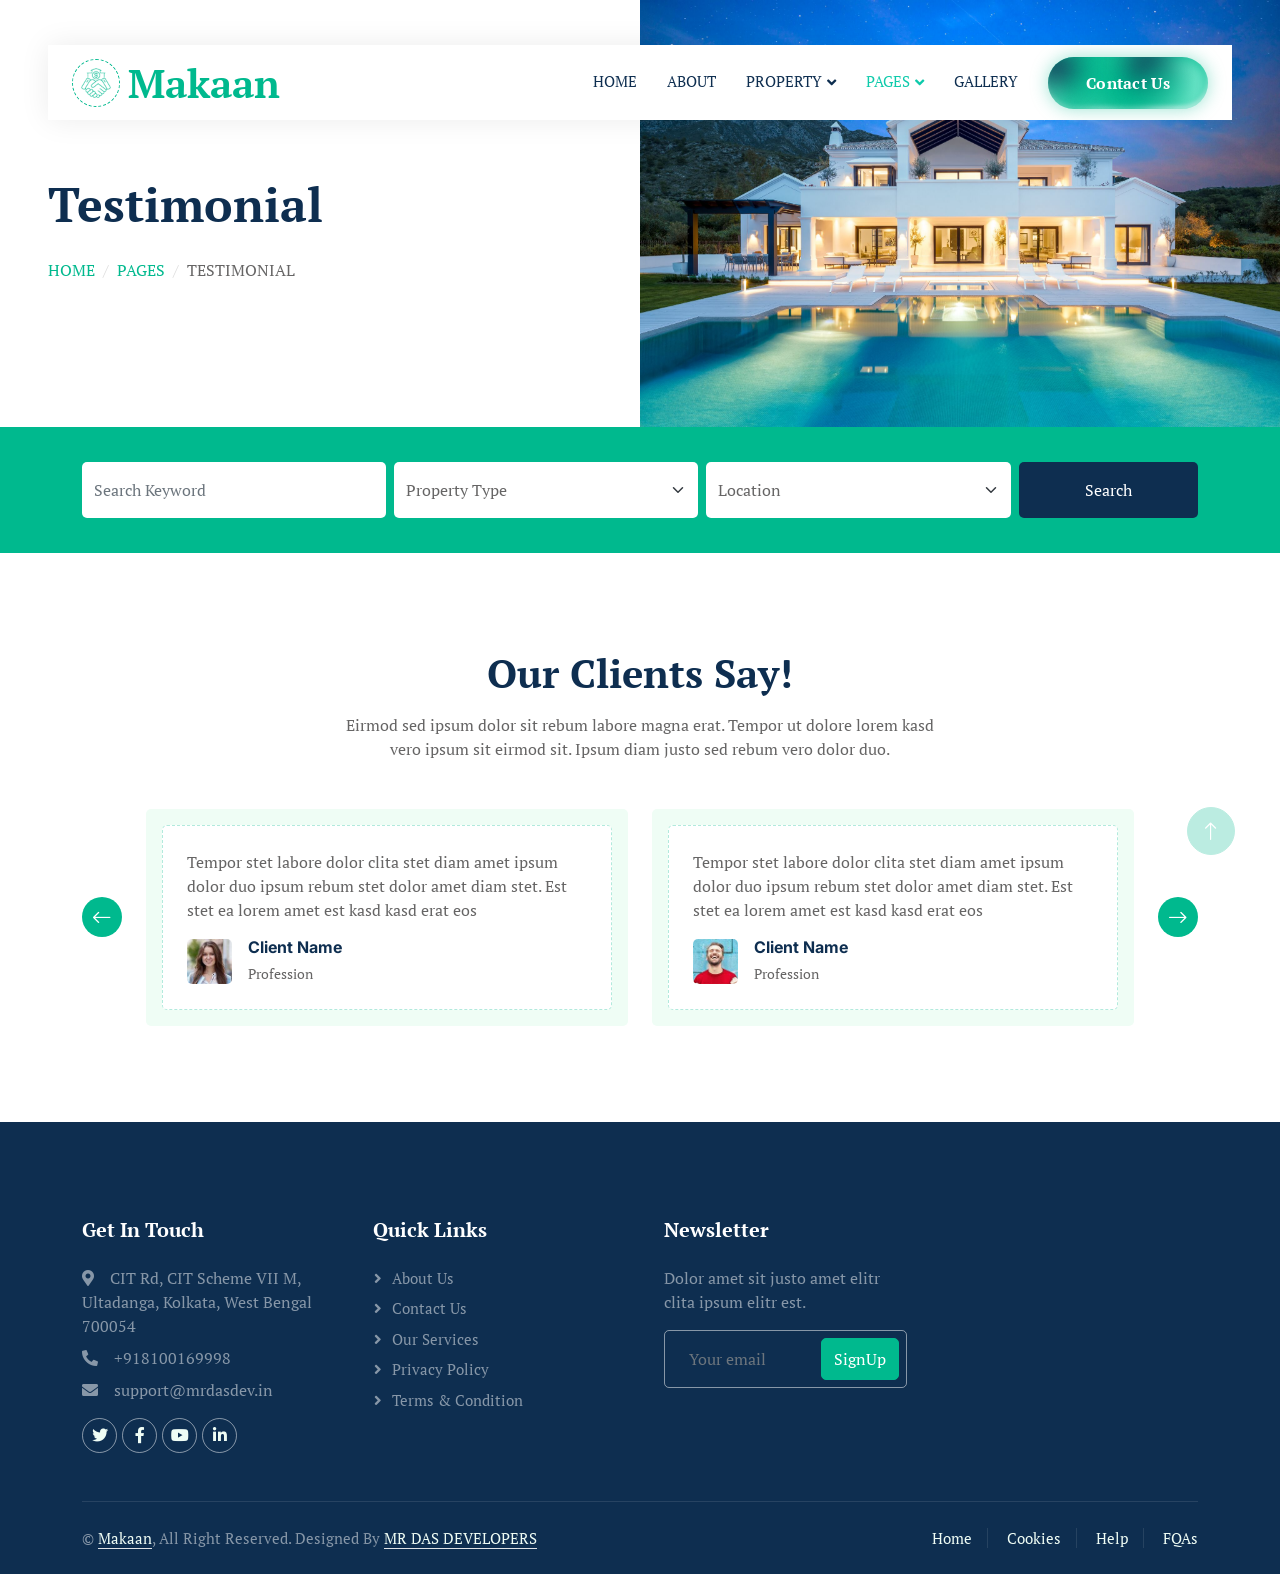
<file: testimonial.html>
<!DOCTYPE html>
<html lang="en">

<head>
    <meta charset="utf-8">
    <title>Makaan - Real Estate</title>
    <meta content="width=device-width, initial-scale=1.0" name="viewport">
    <meta content="" name="keywords">
    <meta content="" name="description">

    <!-- Favicon -->
    <link href="img/favicon.ico" rel="icon">

    <!-- Google Web Fonts -->
    <link rel="preconnect" href="https://fonts.googleapis.com">
    <link rel="preconnect" href="https://fonts.gstatic.com" crossorigin>
    <link href="https://fonts.googleapis.com/css2?family=Heebo:wght@400;500;600&family=Inter:wght@700;800&display=swap"
        rel="stylesheet">

    <!-- Icon Font Stylesheet -->
    <link href="https://cdnjs.cloudflare.com/ajax/libs/font-awesome/5.10.0/css/all.min.css" rel="stylesheet">
    <link href="https://cdn.jsdelivr.net/npm/bootstrap-icons@1.4.1/font/bootstrap-icons.css" rel="stylesheet">

    <!-- Libraries Stylesheet -->
    <link href="lib/animate/animate.min.css" rel="stylesheet">
    <link href="lib/owlcarousel/assets/owl.carousel.min.css" rel="stylesheet">

    <!-- Customized Bootstrap Stylesheet -->
    <link href="css/bootstrap.min.css" rel="stylesheet">

    <!-- Template Stylesheet -->
    <link href="css/style.css" rel="stylesheet">
</head>

<body>
    <div class="container-fluid bg-white p-0">
        <!-- Spinner Start -->
        <div id="spinner"
            class="show bg-white position-fixed translate-middle w-100 vh-100 top-50 start-50 d-flex align-items-center justify-content-center">
            <div class="spinner-border text-primary" style="width: 3rem; height: 3rem;" role="status">
                <span class="sr-only">Loading...</span>
            </div>
        </div>
        <!-- Spinner End -->


        <!-- Navbar Start -->
        <div class="container-fluid nav-bar bg-transparent">
            <nav class="navbar navbar-expand-lg bg-white navbar-light py-0 px-4">
                <a href="index.html" class="navbar-brand d-flex align-items-center text-center">
                    <div class="icon p-2 me-2">
                        <img class="img-fluid" src="img/icon-deal.png" alt="Icon" style="width: 30px; height: 30px;">
                    </div>
                    <h1 class="m-0 text-primary">Makaan</h1>
                </a>
                <button class="navbar-toggler custom-toggler" type="button" data-bs-toggle="collapse"
                    data-bs-target="#navbarCollapse">
                    <div class="toggle-icon">
                        <span></span>
                        <span></span>
                        <span></span>
                    </div>
                </button>
                <div class="collapse navbar-collapse" id="navbarCollapse">
                    <div class="navbar-nav ms-auto">
                        <a href="index.html" class="nav-item nav-link">Home</a>
                        <a href="about.html" class="nav-item nav-link">About</a>
                        <div class="nav-item dropdown">
                            <a href="#" class="nav-link dropdown-toggle" data-bs-toggle="dropdown">Property</a>
                            <div class="dropdown-menu rounded-0 m-0">
                                <a href="property-list.html" class="dropdown-item">Property List</a>
                                <a href="property-type.html" class="dropdown-item">Property Type</a>
                                <a href="property-agent.html" class="dropdown-item">Property Agent</a>
                            </div>
                        </div>
                        <div class="nav-item dropdown">
                            <a href="#" class="nav-link dropdown-toggle active" data-bs-toggle="dropdown">Pages</a>
                            <div class="dropdown-menu rounded-0 m-0">
                                <a href="testimonial.html" class="dropdown-item active">Testimonial</a>
                                <a href="404.html" class="dropdown-item">404 Error</a>
                            </div>
                        </div>
                        <a href="gallery.html" class="nav-item nav-link">Gallery</a>
                    </div>
                    <a href="https://mrdasdev.in/">
                        <button class="uiverse">
                            <div class="wrapper">
                                <span>Contact Us</span>
                                <div class="circle circle-12"></div>
                                <div class="circle circle-11"></div>
                                <div class="circle circle-10"></div>
                                <div class="circle circle-9"></div>
                                <div class="circle circle-8"></div>
                                <div class="circle circle-7"></div>
                                <div class="circle circle-6"></div>
                                <div class="circle circle-5"></div>
                                <div class="circle circle-4"></div>
                                <div class="circle circle-3"></div>
                                <div class="circle circle-2"></div>
                                <div class="circle circle-1"></div>
                            </div>
                        </button>
                    </a>

                </div>
            </nav>
        </div>
        <!-- Navbar End -->


        <!-- Header Start -->
        <div class="container-fluid header bg-white p-0">
            <div class="row g-0 align-items-center flex-column-reverse flex-md-row">
                <div class="col-md-6 p-5 mt-lg-5">
                    <h1 class="display-5 animated fadeIn mb-4">Testimonial</h1>
                    <nav aria-label="breadcrumb animated fadeIn">
                        <ol class="breadcrumb text-uppercase">
                            <li class="breadcrumb-item"><a href="#">Home</a></li>
                            <li class="breadcrumb-item"><a href="#">Pages</a></li>
                            <li class="breadcrumb-item text-body active" aria-current="page">Testimonial</li>
                        </ol>
                    </nav>
                </div>
                <div class="col-md-6 animated fadeIn">
                    <img class="img-fluid" src="img/mh2940_2_villa-at-night.jpg" alt="">
                </div>
            </div>
        </div>
        <!-- Header End -->


        <!-- Search Start -->
        <div class="container-fluid bg-primary mb-5 wow fadeIn" data-wow-delay="0.1s" style="padding: 35px;">
            <div class="container">
                <div class="row g-2">
                    <div class="col-md-10">
                        <div class="row g-2">
                            <div class="col-md-4">
                                <input type="text" class="form-control border-0 py-3" placeholder="Search Keyword">
                            </div>
                            <div class="col-md-4">
                                <select class="form-select border-0 py-3">
                                    <option selected>Property Type</option>
                                    <option value="1">Property Type 1</option>
                                    <option value="2">Property Type 2</option>
                                    <option value="3">Property Type 3</option>
                                </select>
                            </div>
                            <div class="col-md-4">
                                <select class="form-select border-0 py-3">
                                    <option selected>Location</option>
                                    <option value="1">Location 1</option>
                                    <option value="2">Location 2</option>
                                    <option value="3">Location 3</option>
                                </select>
                            </div>
                        </div>
                    </div>
                    <div class="col-md-2">
                        <button class="btn btn-dark border-0 w-100 py-3">Search</button>
                    </div>
                </div>
            </div>
        </div>
        <!-- Search End -->


        <!-- Testimonial Start -->
        <div class="container-fluid py-5">
            <div class="container">
                <div class="text-center mx-auto mb-5 wow fadeInUp" data-wow-delay="0.1s" style="max-width: 600px;">
                    <h1 class="mb-3">Our Clients Say!</h1>
                    <p>Eirmod sed ipsum dolor sit rebum labore magna erat. Tempor ut dolore lorem kasd vero ipsum sit
                        eirmod sit. Ipsum diam justo sed rebum vero dolor duo.</p>
                </div>
                <div class="owl-carousel testimonial-carousel wow fadeInUp" data-wow-delay="0.1s">
                    <div class="testimonial-item bg-light rounded p-3">
                        <div class="bg-white border rounded p-4">
                            <p>Tempor stet labore dolor clita stet diam amet ipsum dolor duo ipsum rebum stet dolor amet
                                diam stet. Est stet ea lorem amet est kasd kasd erat eos</p>
                            <div class="d-flex align-items-center">
                                <img class="img-fluid flex-shrink-0 rounded" src="img/testimonial-1.jpg"
                                    style="width: 45px; height: 45px;">
                                <div class="ps-3">
                                    <h6 class="fw-bold mb-1">Client Name</h6>
                                    <small>Profession</small>
                                </div>
                            </div>
                        </div>
                    </div>
                    <div class="testimonial-item bg-light rounded p-3">
                        <div class="bg-white border rounded p-4">
                            <p>Tempor stet labore dolor clita stet diam amet ipsum dolor duo ipsum rebum stet dolor amet
                                diam stet. Est stet ea lorem amet est kasd kasd erat eos</p>
                            <div class="d-flex align-items-center">
                                <img class="img-fluid flex-shrink-0 rounded" src="img/testimonial-2.jpg"
                                    style="width: 45px; height: 45px;">
                                <div class="ps-3">
                                    <h6 class="fw-bold mb-1">Client Name</h6>
                                    <small>Profession</small>
                                </div>
                            </div>
                        </div>
                    </div>
                    <div class="testimonial-item bg-light rounded p-3">
                        <div class="bg-white border rounded p-4">
                            <p>Tempor stet labore dolor clita stet diam amet ipsum dolor duo ipsum rebum stet dolor amet
                                diam stet. Est stet ea lorem amet est kasd kasd erat eos</p>
                            <div class="d-flex align-items-center">
                                <img class="img-fluid flex-shrink-0 rounded" src="img/testimonial-3.jpg"
                                    style="width: 45px; height: 45px;">
                                <div class="ps-3">
                                    <h6 class="fw-bold mb-1">Client Name</h6>
                                    <small>Profession</small>
                                </div>
                            </div>
                        </div>
                    </div>
                </div>
            </div>
        </div>
        <!-- Testimonial End -->


        <!-- Footer Start -->
        <div class="container-fluid bg-dark text-white-50 footer pt-5 mt-5 wow fadeIn" data-wow-delay="0.1s">
            <div class="container py-5">
                <div class="row g-5">
                    <div class="col-lg-3 col-md-6">
                        <h5 class="text-white mb-4">Get In Touch</h5>
                        <p class="mb-2"><i class="fa fa-map-marker-alt me-3"></i>CIT Rd, CIT Scheme VII M, Ultadanga,
                            Kolkata, West Bengal 700054</p>
                        <p class="mb-2"><i class="fa fa-phone-alt me-3"></i>+918100169998</p>
                        <p class="mb-2"><i class="fa fa-envelope me-3"></i>support@mrdasdev.in</p>
                        <div class="d-flex pt-2">
                            <a class="btn btn-outline-light btn-social" href=""><i class="fab fa-twitter"></i></a>
                            <a class="btn btn-outline-light btn-social" href=""><i class="fab fa-facebook-f"></i></a>
                            <a class="btn btn-outline-light btn-social" href=""><i class="fab fa-youtube"></i></a>
                            <a class="btn btn-outline-light btn-social" href=""><i class="fab fa-linkedin-in"></i></a>
                        </div>
                    </div>
                    <div class="col-lg-3 col-md-6">
                        <h5 class="text-white mb-4">Quick Links</h5>
                        <a class="btn btn-link text-white-50" href="">About Us</a>
                        <a class="btn btn-link text-white-50" href="">Contact Us</a>
                        <a class="btn btn-link text-white-50" href="">Our Services</a>
                        <a class="btn btn-link text-white-50" href="">Privacy Policy</a>
                        <a class="btn btn-link text-white-50" href="">Terms & Condition</a>
                    </div>

                    <div class="col-lg-3 col-md-6">
                        <h5 class="text-white mb-4">Newsletter</h5>
                        <p>Dolor amet sit justo amet elitr clita ipsum elitr est.</p>
                        <div class="position-relative mx-auto" style="max-width: 400px;">
                            <input class="form-control bg-transparent w-100 py-3 ps-4 pe-5" type="text"
                                placeholder="Your email">
                            <button type="button"
                                class="btn btn-primary py-2 position-absolute top-0 end-0 mt-2 me-2">SignUp</button>
                        </div>
                    </div>
                </div>
            </div>
            <div class="container">
                <div class="copyright">
                    <div class="row">
                        <div class="col-md-6 text-center text-md-start mb-3 mb-md-0">
                            &copy; <a class="border-bottom" href="#">Makaan</a>, All Right
                            Reserved.

                            <!--/*** The author’s attribution link must remain intact in the template. ***/-->
                            <!--/*** If you wish to remove this credit link, please purchase the Pro Version . ***/-->
                            Designed By <a class="border-bottom" href="https://mrdasdev.in/">MR DAS DEVELOPERS</a>


                        </div>
                        <div class="col-md-6 text-center text-md-end">
                            <div class="footer-menu">
                                <a href="">Home</a>
                                <a href="">Cookies</a>
                                <a href="">Help</a>
                                <a href="">FQAs</a>
                            </div>
                        </div>
                    </div>
                </div>
            </div>
        </div>
        <!-- Footer End -->


        <!-- Back to Top -->
        <a href="#" class="btn btn-lg btn-primary btn-lg-square back-to-top"><i class="bi bi-arrow-up"></i></a>
    </div>

    <!-- JavaScript Libraries -->
    <script src="https://code.jquery.com/jquery-3.4.1.min.js"></script>
    <script src="https://cdn.jsdelivr.net/npm/bootstrap@5.0.0/dist/js/bootstrap.bundle.min.js"></script>
    <script src="lib/wow/wow.min.js"></script>
    <script src="lib/easing/easing.min.js"></script>
    <script src="lib/waypoints/waypoints.min.js"></script>
    <script src="lib/owlcarousel/owl.carousel.min.js"></script>

    <!-- Template Javascript -->
    <script src="js/main.js"></script>
</body>

</html>
</file>
<file: css/style.css>
/********** Template CSS **********/

@import url('https://fonts.googleapis.com/css2?family=Noto+Serif:ital,wght@0,100..900;1,100..900&display=swap');

@import url('https://fonts.googleapis.com/css2?family=PT+Serif:ital,wght@0,400;0,700;1,400;1,700&display=swap');

@import url('https://fonts.googleapis.com/css2?family=Noto+Sans+Display:ital,wght@0,100..900;1,100..900&display=swap');


:root {
    --primary: #00B98E;
    --secondary: #FF6922;
    --light: #EFFDF5;
    --dark: #0E2E50;
}

body {
    font-family: "PT Serif", serif;
}

h1 {
    font-family: "PT Serif",
        serif;
}

h5 {
    font-family: "PT Serif", serif;
}

.back-to-top {
    position: fixed;
    display: none;
    right: 45px;
    bottom: 45px;
    z-index: 99;
}


/*** Spinner ***/
#spinner {
    opacity: 0;
    visibility: hidden;
    transition: opacity .5s ease-out, visibility 0s linear .5s;
    z-index: 99999;
}

#spinner.show {
    transition: opacity .5s ease-out, visibility 0s linear 0s;
    visibility: visible;
    opacity: 1;
}


/*** Button ***/
.btn {
    transition: .5s;
}

.btn.btn-primary,
.btn.btn-secondary {
    color: #FFFFFF;
}

.btn-square {
    width: 38px;
    height: 38px;
}

.btn-sm-square {
    width: 32px;
    height: 32px;
}

.btn-lg-square {
    width: 48px;
    height: 48px;
}

.btn-square,
.btn-sm-square,
.btn-lg-square {
    padding: 0;
    display: flex;
    align-items: center;
    justify-content: center;
    font-weight: normal;
    border-radius: 50px;
}


/*** Navbar ***/
.nav-bar {
    position: relative;
    margin-top: 45px;
    padding: 0 3rem;
    transition: .5s;
    z-index: 9999;
}

.nav-bar.sticky-top {
    position: sticky;
    padding: 0;
    z-index: 9999;
}

.navbar {
    box-shadow: 0 0 30px rgba(0, 0, 0, .08);
}

.navbar .dropdown-toggle::after {
    border: none;
    content: "\f107";
    font-family: "Font Awesome 5 Free";
    font-weight: 900;
    vertical-align: middle;
    margin-left: 5px;
    transition: .5s;
}

.navbar .dropdown-toggle[aria-expanded=true]::after {
    transform: rotate(-180deg);
}

.navbar-light .navbar-nav .nav-link {
    margin-right: 30px;
    padding: 25px 0;
    color: #FFFFFF;
    font-size: 15px;
    text-transform: uppercase;
    outline: none;
}

.navbar-light .navbar-nav .nav-link:hover,
.navbar-light .navbar-nav .nav-link.active {
    color: rgb(14, 202, 171);
}

@media (max-width: 991.98px) {
    .nav-bar {
        margin: 0;
        padding: 0;
    }

    /* Premium Dropdown Container */
    .navbar-collapse {
        background: #ffffff;
        border-radius: 12px;
        box-shadow: 0 10px 40px rgba(0, 185, 142, 0.15);
        padding: 15px;
        margin-top: 15px;
        margin-bottom: 15px;
        border: 1px solid rgba(0, 185, 142, 0.1);
    }

    .navbar-light .navbar-nav {
        border-top: none;
    }

    .navbar-light .navbar-nav .nav-link {
        margin-right: 0;
        padding: 12px 15px;
        border-radius: 8px;
        margin-bottom: 5px;
        transition: 0.3s ease;
        font-weight: 600;
        color: #0E2E50 !important;
    }

    .navbar-light .navbar-nav .nav-link:hover,
    .navbar-light .navbar-nav .nav-link.active {
        background-color: rgba(0, 185, 142, 0.1);
        color: #00B98E !important;
    }

    /* Sub-dropdown styling */
    .navbar-nav .dropdown-menu {
        background-color: transparent;
        border: none;
        padding-left: 15px;
        box-shadow: none;
        margin-top: 0;
    }

    .navbar-nav .dropdown-item {
        padding: 10px 15px;
        border-radius: 8px;
        margin-bottom: 2px;
        font-weight: 500;
        color: #0E2E50;
    }

    .navbar-nav .dropdown-item:hover {
        background-color: rgba(0, 185, 142, 0.1);
        color: #00B98E;
    }

    /* Fix Contact Us button scaling */
    .navbar-collapse>a {
        display: block;
        text-align: center;
        margin-top: 15px;
        border-top: 1px dashed rgba(0, 185, 142, 0.2);
        padding-top: 15px;
        text-decoration: none;
    }

    .navbar-collapse .uiverse {
        width: 100%;
        margin: 0 auto;
    }

    .navbar-collapse .uiverse .wrapper {
        min-width: unset;
        width: 100%;
        padding: 15px;
    }
}

.navbar-light .navbar-brand {
    height: 75px;
}

.navbar-light .navbar-nav .nav-link {
    color: var(--dark);
    font-weight: 500;
}

@media (min-width: 992px) {
    .navbar .nav-item .dropdown-menu {
        display: block;
        top: 100%;
        margin-top: 0;
        transform: rotateX(-75deg);
        transform-origin: 0% 0%;
        opacity: 0;
        visibility: hidden;
        transition: .5s;

    }

    .navbar .nav-item:hover .dropdown-menu {
        transform: rotateX(0deg);
        visibility: visible;
        transition: .5s;
        opacity: 1;
    }
}


/*** Header ***/
@media (min-width: 992px) {
    .header {
        margin-top: -120px;
    }
}

.header-carousel .owl-nav {
    position: absolute;
    top: 50%;
    left: -25px;
    transform: translateY(-50%);
    display: flex;
    flex-direction: column;
}

.header-carousel .owl-nav .owl-prev,
.header-carousel .owl-nav .owl-next {
    margin: 7px 0;
    width: 50px;
    height: 50px;
    display: flex;
    align-items: center;
    justify-content: center;
    color: #FFFFFF;
    background: #00B98E;
    border-radius: 40px;
    font-size: 20px;
    transition: .5s;
}

.header-carousel .owl-nav .owl-prev:hover,
.header-carousel .owl-nav .owl-next:hover {
    background: var(--dark);
}

@media (max-width: 768px) {
    .header-carousel .owl-nav {
        left: 25px;
    }
}

.breadcrumb-item+.breadcrumb-item::before {
    color: #DDDDDD;
}



/* bannner buttons**/
.cssbuttons-io-button {
    background-image: linear-gradient(19deg, #37c29f 0%, #2142ff 100%);
    color: white;
    font-family: inherit;
    padding: 0.35em;
    padding-left: 1.2em;
    font-size: 17px;
    border-radius: 10em;
    border: none;
    letter-spacing: 0.05em;
    display: flex;
    align-items: center;
    overflow: hidden;
    position: relative;
    height: 2.8em;
    padding-right: 3.3em;
    cursor: pointer;
    text-transform: uppercase;
    font-weight: 500;
    box-shadow: 0 0 1.6em rgba(183, 33, 255, 0.3), 0 0 1.6em hsla(191, 98%, 56%, 0.3);
    transition: all 0.6s cubic-bezier(0.23, 1, 0.320, 1);
}

.cssbuttons-io-button .icon {
    background: white;
    margin-left: 1em;
    position: absolute;
    display: flex;
    align-items: center;
    justify-content: center;
    height: 2.2em;
    width: 2.2em;
    border-radius: 10em;
    right: 0.3em;
    transition: all 0.6s cubic-bezier(0.23, 1, 0.320, 1);
}

.cssbuttons-io-button:hover .icon {
    width: calc(100% - 0.6em);
}

.cssbuttons-io-button .icon svg {
    width: 1.1em;
    transition: transform 0.3s;
    color: #B721FF;
}

.cssbuttons-io-button:hover .icon svg {
    transform: translateX(0.1em);
}

.cssbuttons-io-button:active .icon {
    transform: scale(0.9);
}

/*** Icon ***/
.icon {
    padding: 15px;
    display: inline-flex;
    align-items: center;
    justify-content: center;
    background: #FFFFFF !important;
    border-radius: 50px;
    border: 1px dashed var(--primary) !important;
}


/*** About ***/
.about-img img {
    position: relative;
    z-index: 2;
}

.about-img::before {
    position: absolute;
    content: "";
    top: 0;
    left: -50%;
    width: 100%;
    height: 100%;
    background: var(--primary);
    transform: skew(20deg);
    z-index: 1;
}


/*** Category ***/
/*** Category ***/
.cat-item div {
    background: #FFFFFF;
    border: 1px dashed rgba(0, 185, 142, .3);
    transition: .5s;
}

.cat-item:hover div {
    background: var(--primary);
    border-color: transparent;
}

.cat-item div * {
    transition: .5s;
}

.cat-item:hover div * {
    color: #FFFFFF !important;
}

.cart-bg {
    background-color: #37c29f;
}

/*** Property List ***/
.nav-pills .nav-item .btn {
    color: var(--dark);
}

.nav-pills .nav-item .btn:hover,
.nav-pills .nav-item .btn.active {
    color: #FFFFFF;
}

.property-item {
    box-shadow: 0 0 30px rgba(0, 0, 0, .08);
}

.property-item img {
    transition: .5s;
}

.property-item:hover img {
    transform: scale(1.1);
}

.property-item .border-top {
    border-top: 1px dashed rgba(0, 185, 142, .3) !important;
}

.property-item .border-end {
    border-right: 1px dashed rgba(0, 185, 142, .3) !important;
}





.btn_active:hover {
    transform: translate(10px, 5px);
}


/** uiverse****/



.uiverse {
    --duration: 7s;
    --easing: linear;

    /* ✅ Makaan Theme Colors */
    --c-color-1: rgba(0, 185, 142, 0.6);
    --c-color-2: #0E2E50;
    --c-color-3: #00B98E;
    --c-color-4: rgba(0, 185, 142, 0.4);

    --c-shadow: rgba(0, 185, 142, 0.4);
    --c-shadow-inset-top: rgba(0, 185, 142, 0.7);
    --c-shadow-inset-bottom: rgba(255, 255, 255, 0.8);

    --c-radial-inner: #00B98E;
    --c-radial-outer: #66E2C5;

    --c-color: #fff;

    position: relative;
    cursor: pointer;
    border: none;
    display: table;
    border-radius: 30px;
    padding: 0;
    text-align: center;
    font-weight: 600;
    font-size: 16px;
    letter-spacing: 0.02em;
    color: var(--c-color);
    background: radial-gradient(circle, var(--c-radial-inner), var(--c-radial-outer) 80%);
    box-shadow: 0 0 18px var(--c-shadow);
    transition: all 0.3s ease;
}

/* Hover Effect */
.uiverse:hover {
    --duration: 1400ms;
    transform: translateY(-3px) scale(1.05);
    box-shadow: 0 12px 30px rgba(0, 185, 142, 0.5);
}

/* Inner Glow */
.uiverse:before {
    content: "";
    position: absolute;
    inset: 0;
    border-radius: 30px;
    box-shadow:
        inset 0 3px 12px var(--c-shadow-inset-top),
        inset 0 -3px 4px var(--c-shadow-inset-bottom);
}

/* Wrapper */
.uiverse .wrapper {
    -webkit-mask-image: -webkit-radial-gradient(white, black);
    mask-image: -webkit-radial-gradient(white, black);
    overflow: hidden;
    border-radius: 30px;
    min-width: 160px;
    padding: 14px 20px;
}

/* Text */
.uiverse .wrapper span {
    display: inline-block;
    position: relative;
    z-index: 2;
}

/* Circles */
.uiverse .wrapper .circle {
    position: absolute;
    left: 0;
    top: 0;
    width: 40px;
    height: 40px;
    border-radius: 50%;
    filter: blur(var(--blur, 8px));
    background: var(--background, transparent);
    transform: translate(var(--x, 0), var(--y, 0)) translateZ(0);
    animation: var(--animation, none) var(--duration) var(--easing) infinite;
}

/* Color Assign */
.uiverse .wrapper .circle.circle-1,
.uiverse .wrapper .circle.circle-9,
.uiverse .wrapper .circle.circle-10 {
    --background: var(--c-color-4);
}

.uiverse .wrapper .circle.circle-3,
.uiverse .wrapper .circle.circle-4 {
    --background: var(--c-color-2);
    --blur: 14px;
}

.uiverse .wrapper .circle.circle-5,
.uiverse .wrapper .circle.circle-6 {
    --background: var(--c-color-3);
    --blur: 16px;
}

.uiverse .wrapper .circle.circle-2,
.uiverse .wrapper .circle.circle-7,
.uiverse .wrapper .circle.circle-8,
.uiverse .wrapper .circle.circle-11,
.uiverse .wrapper .circle.circle-12 {
    --background: var(--c-color-1);
    --blur: 12px;
}

/* Position + Animation */
.circle-1 {
    --x: 0;
    --y: -40px;
    --animation: circle-1;
}

.circle-2 {
    --x: 92px;
    --y: 8px;
    --animation: circle-2;
}

.circle-3 {
    --x: -12px;
    --y: -12px;
    --animation: circle-3;
}

.circle-4 {
    --x: 80px;
    --y: -12px;
    --animation: circle-4;
}

.circle-5 {
    --x: 12px;
    --y: -4px;
    --animation: circle-5;
}

.circle-6 {
    --x: 56px;
    --y: 16px;
    --animation: circle-6;
}

.circle-7 {
    --x: 8px;
    --y: 28px;
    --animation: circle-7;
}

.circle-8 {
    --x: 28px;
    --y: -4px;
    --animation: circle-8;
}

.circle-9 {
    --x: 20px;
    --y: -12px;
    --animation: circle-9;
}

.circle-10 {
    --x: 64px;
    --y: 16px;
    --animation: circle-10;
}

.circle-11 {
    --x: 4px;
    --y: 4px;
    --animation: circle-11;
}

.circle-12 {
    --blur: 14px;
    --x: 52px;
    --y: 4px;
    --animation: circle-12;
}

/* Animations */
@keyframes circle-1 {
    33% {
        transform: translate(0px, 16px);
    }

    66% {
        transform: translate(12px, 64px);
    }
}

@keyframes circle-2 {
    33% {
        transform: translate(80px, -10px);
    }

    66% {
        transform: translate(72px, -48px);
    }
}

@keyframes circle-3 {
    33% {
        transform: translate(20px, 12px);
    }

    66% {
        transform: translate(12px, 4px);
    }
}

@keyframes circle-4 {
    33% {
        transform: translate(76px, -12px);
    }

    66% {
        transform: translate(112px, -8px);
    }
}

@keyframes circle-5 {
    33% {
        transform: translate(84px, 28px);
    }

    66% {
        transform: translate(40px, -32px);
    }
}

@keyframes circle-6 {
    33% {
        transform: translate(28px, -16px);
    }

    66% {
        transform: translate(76px, -56px);
    }
}

@keyframes circle-7 {
    33% {
        transform: translate(8px, 28px);
    }

    66% {
        transform: translate(20px, -60px);
    }
}

@keyframes circle-8 {
    33% {
        transform: translate(32px, -4px);
    }

    66% {
        transform: translate(56px, -20px);
    }
}

@keyframes circle-9 {
    33% {
        transform: translate(20px, -12px);
    }

    66% {
        transform: translate(80px, -8px);
    }
}

@keyframes circle-10 {
    33% {
        transform: translate(68px, 20px);
    }

    66% {
        transform: translate(100px, 28px);
    }
}

@keyframes circle-11 {
    33% {
        transform: translate(4px, 4px);
    }

    66% {
        transform: translate(68px, 20px);
    }
}

@keyframes circle-12 {
    33% {
        transform: translate(56px, 0px);
    }

    66% {
        transform: translate(60px, -32px);
    }
}

/*** Team ***/
.team-item {
    box-shadow: 0 0 30px rgba(0, 0, 0, .08);
    transition: .5s;
}

.team-item .btn {
    color: var(--primary);
    background: #FFFFFF;
    box-shadow: 0 0 30px rgba(0, 0, 0, .15);
}

.team-item .btn:hover {
    color: #FFFFFF;
    background: var(--primary);
}

.team-item:hover {
    border-color: var(--secondary) !important;
}

.team-item:hover .bg-primary {
    background: var(--secondary) !important;
}

.team-item:hover .bg-primary i {
    color: var(--secondary) !important;
}


/*** Testimonial ***/
.testimonial-carousel {
    padding-left: 1.5rem;
    padding-right: 1.5rem;
}

@media (min-width: 576px) {
    .testimonial-carousel {
        padding-left: 4rem;
        padding-right: 4rem;
    }
}

.testimonial-carousel .testimonial-item .border {
    border: 1px dashed rgba(0, 185, 142, .3) !important;
}

.testimonial-carousel .owl-nav {
    position: absolute;
    width: 100%;
    height: 40px;
    top: calc(50% - 20px);
    left: 0;
    display: flex;
    justify-content: space-between;
    z-index: 1;
}

.testimonial-carousel .owl-nav .owl-prev,
.testimonial-carousel .owl-nav .owl-next {
    position: relative;
    width: 40px;
    height: 40px;
    display: flex;
    align-items: center;
    justify-content: center;
    color: #FFFFFF;
    background: var(--primary);
    border-radius: 40px;
    font-size: 20px;
    transition: .5s;
}

.testimonial-carousel .owl-nav .owl-prev:hover,
.testimonial-carousel .owl-nav .owl-next:hover {
    background: var(--dark);
}


/*** Footer ***/
.footer .btn.btn-social {
    margin-right: 5px;
    width: 35px;
    height: 35px;
    display: flex;
    align-items: center;
    justify-content: center;
    color: var(--light);
    border: 1px solid rgba(255, 255, 255, 0.5);
    border-radius: 35px;
    transition: .3s;
}

.footer .btn.btn-social:hover {
    color: var(--primary);
    border-color: var(--light);
}

.footer .btn.btn-link {
    display: block;
    margin-bottom: 5px;
    padding: 0;
    text-align: left;
    font-size: 15px;
    font-weight: normal;
    text-transform: capitalize;
    transition: .3s;
}

.footer .btn.btn-link::before {
    position: relative;
    content: "\f105";
    font-family: "Font Awesome 5 Free";
    font-weight: 900;
    margin-right: 10px;
}

.footer .btn.btn-link:hover {
    letter-spacing: 1px;
    box-shadow: none;
}

.footer .form-control {
    border-color: rgba(255, 255, 255, 0.5);
}

.footer .copyright {
    padding: 25px 0;
    font-size: 15px;
    border-top: 1px solid rgba(256, 256, 256, .1);
}

.footer .copyright a {
    color: var(--light);
}

.footer .footer-menu a {
    margin-right: 15px;
    padding-right: 15px;
    border-right: 1px solid rgba(255, 255, 255, .1);
}

.footer .footer-menu a:last-child {
    margin-right: 0;
    padding-right: 0;
    border-right: none;
}

/*** Premium Gallery Styles ***/
.gallery-card {
    position: relative;
    overflow: hidden;
    border-radius: 10px;
    box-shadow: 0 5px 15px rgba(0, 0, 0, 0.1);
    transition: all 0.4s ease;
}

.gallery-card img {
    transition: transform 0.5s ease;
    object-fit: cover;
    height: 300px;
}

.gallery-card:hover {
    transform: translateY(-5px);
    box-shadow: 0 15px 30px rgba(0, 185, 142, 0.2);
}

.gallery-card:hover img {
    transform: scale(1.1);
}

.gallery-overlay {
    position: absolute;
    inset: 0;
    background: linear-gradient(to top, rgba(14, 46, 80, 0.9), transparent);
    display: flex;
    flex-direction: column;
    justify-content: flex-end;
    padding: 25px;
    opacity: 0;
    transition: opacity 0.4s ease;
}

.gallery-card:hover .gallery-overlay {
    opacity: 1;
}

.gallery-category {
    color: var(--primary);
    font-size: 0.9rem;
    font-weight: 600;
    text-transform: uppercase;
    letter-spacing: 1px;
    margin-bottom: 5px;
    transform: translateY(20px);
    opacity: 0;
    transition: all 0.4s ease 0.1s;
}

.gallery-title {
    color: #ffffff;
    font-size: 1.25rem;
    margin-bottom: 15px;
    transform: translateY(20px);
    opacity: 0;
    transition: all 0.4s ease 0.2s;
}

.lightbox-trigger {
    align-self: flex-start;
    transform: translateY(20px) scale(0.8);
    opacity: 0;
    transition: all 0.4s ease 0.3s;
}

.gallery-card:hover .gallery-category,
.gallery-card:hover .gallery-title,
.gallery-card:hover .lightbox-trigger {
    transform: translateY(0) scale(1);
    opacity: 1;
}

.filter-controls .btn {
    border-radius: 30px;
    padding: 8px 25px;
    font-weight: 600;
    text-transform: uppercase;
    font-size: 0.9rem;
    letter-spacing: 0.5px;
    transition: all 0.3s ease;
}

.filter-controls .btn.active,
.filter-controls .btn:hover {
    background-color: var(--primary);
    color: #ffffff;
    border-color: var(--primary);
    box-shadow: 0 5px 15px rgba(0, 185, 142, 0.3);
}

/*** Custom Lightbox ***/
.custom-lightbox {
    display: none;
    position: fixed;
    z-index: 99999;
    padding-top: 60px;
    left: 0;
    top: 0;
    width: 100%;
    height: 100%;
    overflow: auto;
    background-color: rgba(14, 46, 80, 0.95);
    backdrop-filter: blur(5px);
}

.lightbox-content {
    margin: auto;
    display: block;
    width: 80%;
    max-width: 900px;
    position: relative;
    animation-name: zoomIn;
    animation-duration: 0.4s;
}

.lightbox-content img {
    width: 100%;
    border-radius: 10px;
    box-shadow: 0 10px 40px rgba(0, 0, 0, 0.5);
}

.lightbox-caption {
    margin: auto;
    display: block;
    width: 80%;
    max-width: 900px;
    text-align: center;
    color: #fff;
    padding: 15px 0;
    font-size: 1.5rem;
    font-weight: 600;
}

.lightbox-close {
    position: absolute;
    top: 20px;
    right: 35px;
    color: #f1f1f1;
    font-size: 40px;
    font-weight: bold;
    transition: 0.3s;
    cursor: pointer;
    z-index: 100000;
}

.lightbox-close:hover,
.lightbox-close:focus {
    color: var(--primary);
    text-decoration: none;
    cursor: pointer;
}

@keyframes zoomIn {
    from {
        transform: scale(0.9);
        opacity: 0;
    }

    to {
        transform: scale(1);
        opacity: 1;
    }
}

@media only screen and (max-width: 700px) {
    .lightbox-content {
        width: 100%;
        padding: 0 15px;
    }
}

/* Custom Premium Navbar Toggler */
.navbar-toggler {
    border: none !important;
    outline: none !important;
    box-shadow: none !important;
    background-color: transparent !important;
    padding: 12px 10px !important;
    display: flex;
    align-items: center;
    justify-content: center;
    border-radius: 8px;
    /* Softer edges */
    transition: all 0.4s cubic-bezier(0.68, -0.55, 0.265, 1.55);
}

.navbar-toggler:hover,
.navbar-toggler:focus {
    background-color: rgba(0, 185, 142, 0.08) !important;
}

.toggle-icon {
    width: 30px;
    height: 22px;
    position: relative;
    cursor: pointer;
}

.toggle-icon span {
    position: absolute;
    left: 0;
    height: 3px;
    width: 100%;
    background-color: #0E2E50;
    /* Premium Dark Blue */
    border-radius: 5px;
    opacity: 1;
    transition: all 0.4s cubic-bezier(0.68, -0.55, 0.265, 1.55);
}

/* Base line positions */
.toggle-icon span:nth-child(1) {
    top: 0;
}

.toggle-icon span:nth-child(2) {
    top: 9px;
}

.toggle-icon span:nth-child(3) {
    top: 18px;
}

/* Active & Opened Animation */
.navbar-toggler[aria-expanded="true"] .toggle-icon span:nth-child(1),
.navbar-toggler.active .toggle-icon span:nth-child(1) {
    top: 9px;
    transform: rotate(135deg);
    background-color: #00B98E;
}

.navbar-toggler[aria-expanded="true"] .toggle-icon span:nth-child(2),
.navbar-toggler.active .toggle-icon span:nth-child(2) {
    opacity: 0;
    transform: scale(0.5);
}

.navbar-toggler[aria-expanded="true"] .toggle-icon span:nth-child(3),
.navbar-toggler.active .toggle-icon span:nth-child(3) {
    top: 9px;
    transform: rotate(-135deg);
    background-color: #00B98E;
}

/* Hover styling */
.navbar-toggler:hover .toggle-icon span {
    background-color: #00B98E;
}

/* Ensure mobile layout doesn't break navbar */
@media (max-width: 991.98px) {
    .navbar-toggler {
        margin-right: 0px;
        margin-top: 5px;
        margin-bottom: 5px;
    }
}

/* Floating Contact Icons */
.floating-icon {
    position: fixed;
    width: 60px;
    height: 60px;
    border-radius: 50%;
    display: flex;
    align-items: center;
    justify-content: center;
    color: white;
    font-size: 30px;
    box-shadow: 0 4px 10px rgba(0, 0, 0, 0.3);
    transition: all 0.3s ease;
    text-decoration: none;
    z-index: 9999;
}

.floating-icon:hover {
    transform: scale(1.1);
    color: white;
}

.whatsapp-icon {
    bottom: 100px;
    right: 30px;
    background-color: #25D366;
    animation: pulse-whatsapp 2s infinite;
}

.call-icon {
    bottom: 100px;
    left: 30px;
    background-color: #00B98E;
    /* Makaan primary color */
    animation: pulse-call 2s infinite;
    animation-delay: 1s;
    /* stagger animation */
}

@keyframes pulse-whatsapp {
    0% {
        box-shadow: 0 0 0 0 rgba(37, 211, 102, 0.7);
    }

    70% {
        box-shadow: 0 0 0 15px rgba(37, 211, 102, 0);
    }

    100% {
        box-shadow: 0 0 0 0 rgba(37, 211, 102, 0);
    }
}

@keyframes pulse-call {
    0% {
        box-shadow: 0 0 0 0 rgba(0, 185, 142, 0.7);
    }

    70% {
        box-shadow: 0 0 0 15px rgba(0, 185, 142, 0);
    }

    100% {
        box-shadow: 0 0 0 0 rgba(0, 185, 142, 0);
    }
}

@media (max-width: 768px) {
    .floating-icon {
        width: 50px;
        height: 50px;
        font-size: 25px;
    }

    .call-icon {
        bottom: 20px;
        left: 20px;
    }

    .whatsapp-icon {
        bottom: 80px;
        left: 20px;
        right: auto;
    }
}
</file>
